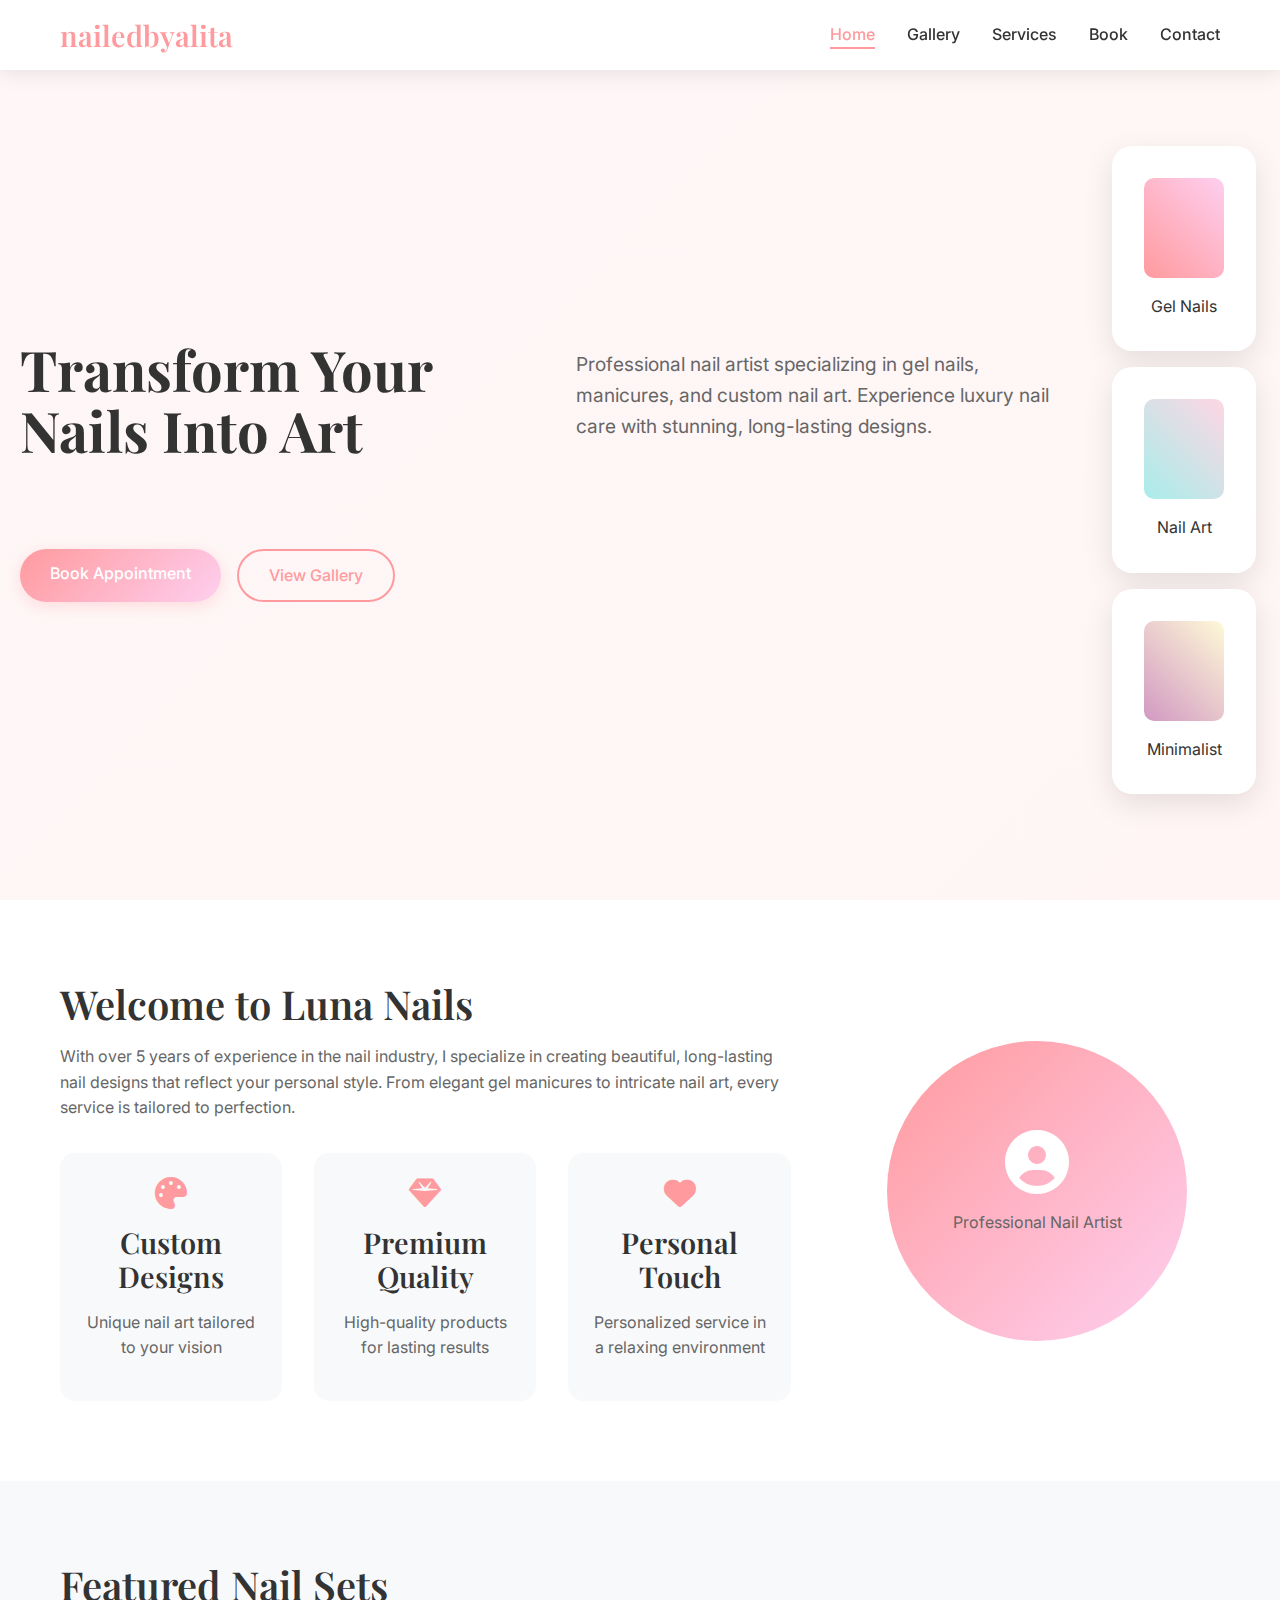
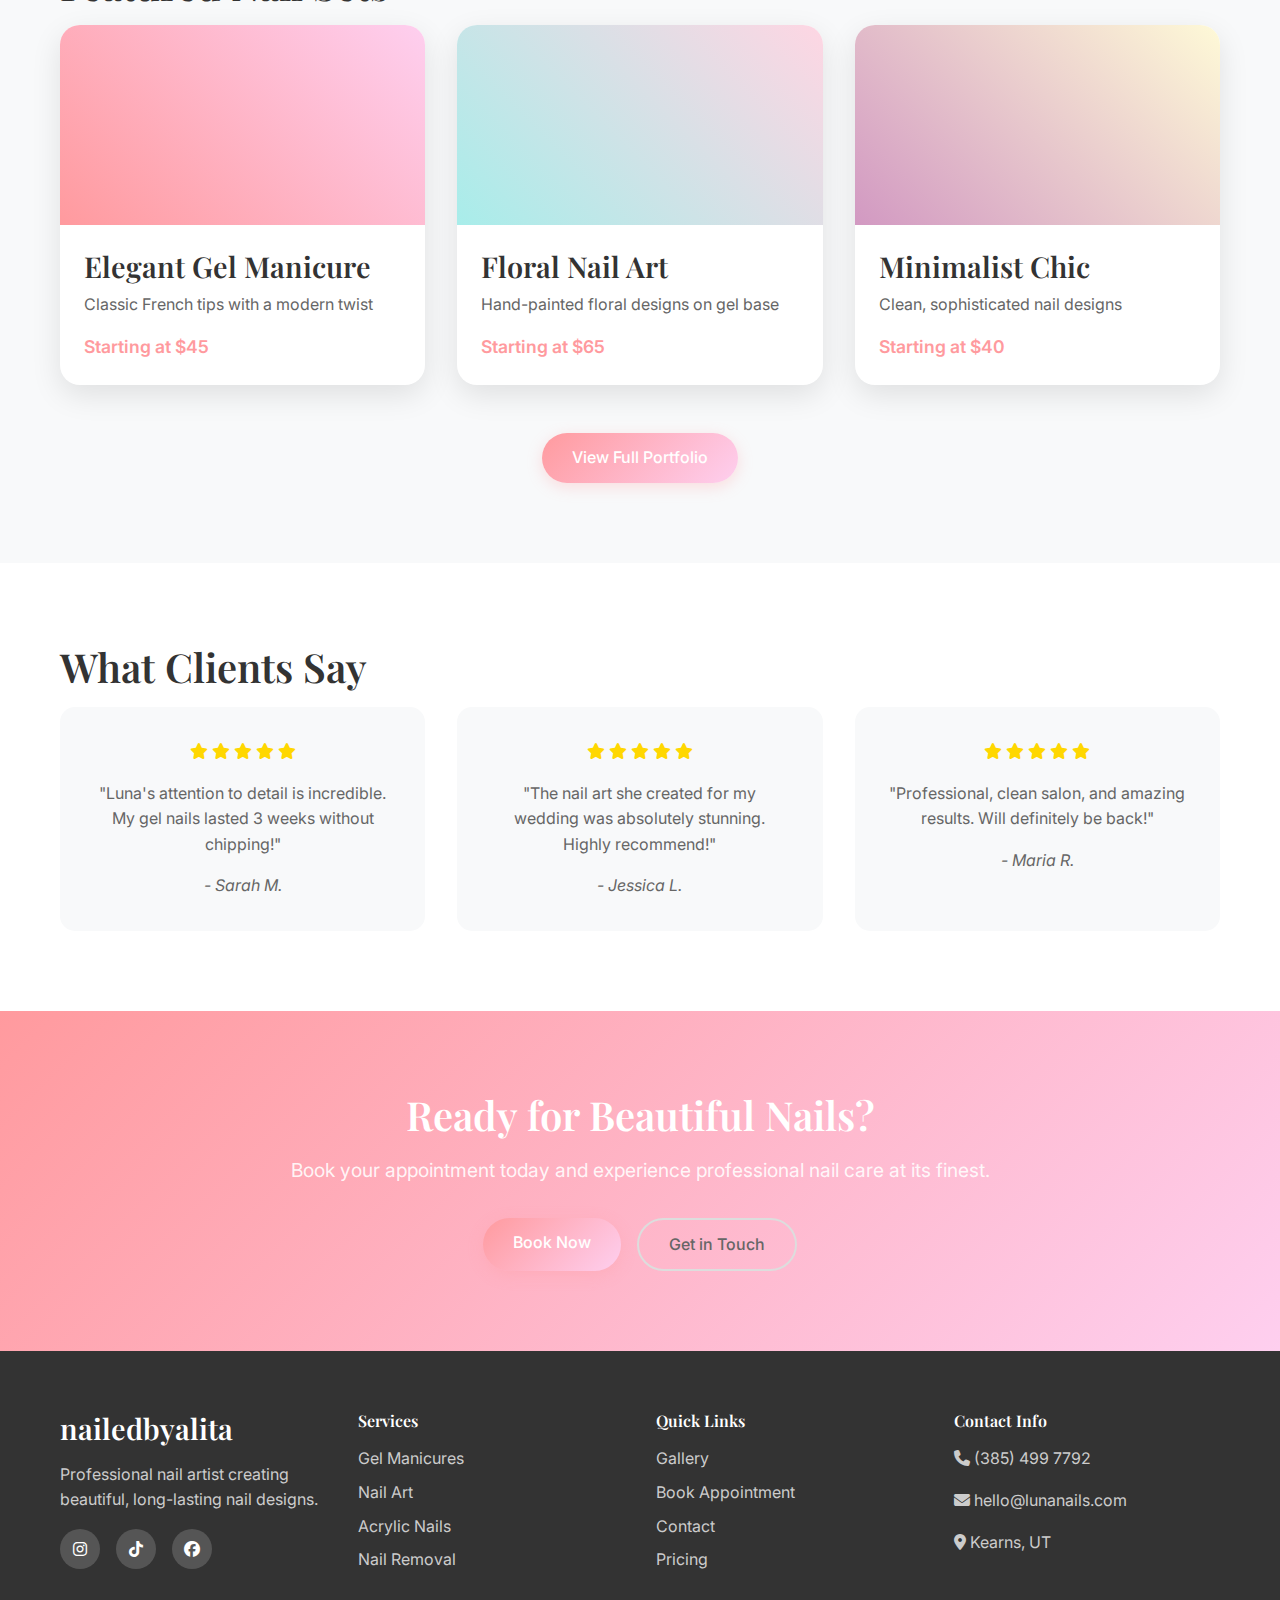
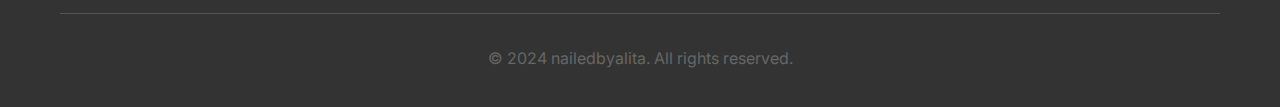
<file: index.html>
<!DOCTYPE html>
<html lang="en">
<head>
    <meta charset="UTF-8">
    <meta name="viewport" content="width=device-width, initial-scale=1.0">
    <title>nailedbyalita - Professional Nail Artist | Gel Nails, Manicures & Nail Art</title>
    <meta name="description" content="Professional nail artist specializing in gel nails, manicures, and custom nail art. Book your appointment today for stunning, long-lasting nail designs.">
    <meta name="keywords" content="nail artist, manicure, gel nails, nail art, professional nails, nail salon, nail design, acrylic nails, nail technician">
    <meta name="author" content="nailedbyalita">
    
    <!-- Open Graph Meta Tags -->
    <meta property="og:title" content="nailedbyalita - Professional Nail Artist">
    <meta property="og:description" content="Professional nail artist specializing in gel nails, manicures, and custom nail art. Book your appointment today!">
    <meta property="og:type" content="website">
    <meta property="og:url" content="https://lunanails.com">
    
    <!-- Favicon -->
    <link rel="icon" type="image/x-icon" href="favicon.ico">
    
    <!-- Google Fonts -->
    <link href="https://fonts.googleapis.com/css2?family=Playfair+Display:wght@300;400;500;600;700&family=Inter:wght@300;400;500;600&display=swap" rel="stylesheet">
    
    <!-- Font Awesome -->
    <link rel="stylesheet" href="https://cdnjs.cloudflare.com/ajax/libs/font-awesome/6.4.0/css/all.min.css">
    
    <!-- Custom CSS -->
    <link rel="stylesheet" href="styles.css">
</head>
<body>
    <!-- Navigation -->
    <nav class="navbar" id="navbar">
        <div class="nav-container">
            <div class="nav-logo">
                <h2>nailedbyalita</h2>
            </div>
            <ul class="nav-menu" id="nav-menu">
                <li class="nav-item">
                    <a href="index.html" class="nav-link active">Home</a>
                </li>
                <li class="nav-item">
                    <a href="gallery.html" class="nav-link">Gallery</a>
                </li>
                <li class="nav-item">
                    <a href="services.html" class="nav-link">Services</a>
                </li>
                <li class="nav-item">
                    <a href="book.html" class="nav-link">Book</a>
                </li>
                <li class="nav-item">
                    <a href="contact.html" class="nav-link">Contact</a>
                </li>
            </ul>
            <div class="hamburger" id="hamburger">
                <span class="bar"></span>
                <span class="bar"></span>
                <span class="bar"></span>
            </div>
        </div>
    </nav>

    <!-- Hero Section -->
    <section class="hero">
        <div class="hero-content">
            <h1 class="hero-title">Transform Your Nails Into Art</h1>
            <p class="hero-subtitle">Professional nail artist specializing in gel nails, manicures, and custom nail art. Experience luxury nail care with stunning, long-lasting designs.</p>
            <div class="hero-buttons">
                <a href="book.html" class="btn btn-primary">Book Appointment</a>
                <a href="gallery.html" class="btn btn-secondary">View Gallery</a>
            </div>
        </div>
        <div class="hero-image">
            <div class="nail-showcase">
                <div class="nail-card">
                    <div class="nail-preview gel-nails"></div>
                    <span>Gel Nails</span>
                </div>
                <div class="nail-card">
                    <div class="nail-preview nail-art"></div>
                    <span>Nail Art</span>
                </div>
                <div class="nail-card">
                    <div class="nail-preview minimalist"></div>
                    <span>Minimalist</span>
                </div>
            </div>
        </div>
    </section>

    <!-- About Section -->
    <section class="about">
        <div class="container">
            <div class="about-content">
                <div class="about-text">
                    <h2>Welcome to Luna Nails</h2>
                    <p>With over 5 years of experience in the nail industry, I specialize in creating beautiful, long-lasting nail designs that reflect your personal style. From elegant gel manicures to intricate nail art, every service is tailored to perfection.</p>
                    <div class="about-features">
                        <div class="feature">
                            <i class="fas fa-palette"></i>
                            <h3>Custom Designs</h3>
                            <p>Unique nail art tailored to your vision</p>
                        </div>
                        <div class="feature">
                            <i class="fas fa-gem"></i>
                            <h3>Premium Quality</h3>
                            <p>High-quality products for lasting results</p>
                        </div>
                        <div class="feature">
                            <i class="fas fa-heart"></i>
                            <h3>Personal Touch</h3>
                            <p>Personalized service in a relaxing environment</p>
                        </div>
                    </div>
                </div>
                <div class="about-image">
                    <div class="image-placeholder">
                        <i class="fas fa-user-circle"></i>
                        <p>Professional Nail Artist</p>
                    </div>
                </div>
            </div>
        </div>
    </section>

    <!-- Featured Work Section -->
    <section class="featured-work">
        <div class="container">
            <h2>Featured Nail Sets</h2>
            <div class="work-grid">
                <div class="work-item">
                    <div class="work-image gel-set"></div>
                    <div class="work-info">
                        <h3>Elegant Gel Manicure</h3>
                        <p>Classic French tips with a modern twist</p>
                        <span class="price">Starting at $45</span>
                    </div>
                </div>
                <div class="work-item">
                    <div class="work-image art-set"></div>
                    <div class="work-info">
                        <h3>Floral Nail Art</h3>
                        <p>Hand-painted floral designs on gel base</p>
                        <span class="price">Starting at $65</span>
                    </div>
                </div>
                <div class="work-item">
                    <div class="work-image minimalist-set"></div>
                    <div class="work-info">
                        <h3>Minimalist Chic</h3>
                        <p>Clean, sophisticated nail designs</p>
                        <span class="price">Starting at $40</span>
                    </div>
                </div>
            </div>
            <div class="cta-section">
                <a href="gallery.html" class="btn btn-primary">View Full Portfolio</a>
            </div>
        </div>
    </section>

    <!-- Testimonials Section -->
    <section class="testimonials">
        <div class="container">
            <h2>What Clients Say</h2>
            <div class="testimonial-grid">
                <div class="testimonial">
                    <div class="stars">
                        <i class="fas fa-star"></i>
                        <i class="fas fa-star"></i>
                        <i class="fas fa-star"></i>
                        <i class="fas fa-star"></i>
                        <i class="fas fa-star"></i>
                    </div>
                    <p>"Luna's attention to detail is incredible. My gel nails lasted 3 weeks without chipping!"</p>
                    <span class="client-name">- Sarah M.</span>
                </div>
                <div class="testimonial">
                    <div class="stars">
                        <i class="fas fa-star"></i>
                        <i class="fas fa-star"></i>
                        <i class="fas fa-star"></i>
                        <i class="fas fa-star"></i>
                        <i class="fas fa-star"></i>
                    </div>
                    <p>"The nail art she created for my wedding was absolutely stunning. Highly recommend!"</p>
                    <span class="client-name">- Jessica L.</span>
                </div>
                <div class="testimonial">
                    <div class="stars">
                        <i class="fas fa-star"></i>
                        <i class="fas fa-star"></i>
                        <i class="fas fa-star"></i>
                        <i class="fas fa-star"></i>
                        <i class="fas fa-star"></i>
                    </div>
                    <p>"Professional, clean salon, and amazing results. Will definitely be back!"</p>
                    <span class="client-name">- Maria R.</span>
                </div>
            </div>
        </div>
    </section>

    <!-- CTA Section -->
    <section class="cta">
        <div class="container">
            <div class="cta-content">
                <h2>Ready for Beautiful Nails?</h2>
                <p>Book your appointment today and experience professional nail care at its finest.</p>
                <div class="cta-buttons">
                    <a href="book.html" class="btn btn-primary">Book Now</a>
                    <a href="contact.html" class="btn btn-outline">Get in Touch</a>
                </div>
            </div>
        </div>
    </section>

    <!-- Footer -->
    <footer class="footer">
        <div class="container">
            <div class="footer-content">
                <div class="footer-section">
                    <h3>nailedbyalita</h3>
                    <p>Professional nail artist creating beautiful, long-lasting nail designs.</p>
                    <div class="social-links">
                        <a href="#" class="social-link"><i class="fab fa-instagram"></i></a>
                        <a href="#" class="social-link"><i class="fab fa-tiktok"></i></a>
                        <a href="#" class="social-link"><i class="fab fa-facebook"></i></a>
                    </div>
                </div>
                <div class="footer-section">
                    <h4>Services</h4>
                    <ul>
                        <li><a href="services.html">Gel Manicures</a></li>
                        <li><a href="services.html">Nail Art</a></li>
                        <li><a href="services.html">Acrylic Nails</a></li>
                        <li><a href="services.html">Nail Removal</a></li>
                    </ul>
                </div>
                <div class="footer-section">
                    <h4>Quick Links</h4>
                    <ul>
                        <li><a href="gallery.html">Gallery</a></li>
                        <li><a href="book.html">Book Appointment</a></li>
                        <li><a href="contact.html">Contact</a></li>
                        <li><a href="services.html">Pricing</a></li>
                    </ul>
                </div>
                <div class="footer-section">
                    <h4>Contact Info</h4>
                    <p><i class="fas fa-phone"></i> (385) 499 7792</p>
                    <p><i class="fas fa-envelope"></i> hello@lunanails.com</p>
                    <p><i class="fas fa-map-marker-alt"></i> Kearns, UT</p>
                </div>
            </div>
            <div class="footer-bottom">
                <p>&copy; 2024 nailedbyalita. All rights reserved.</p>
            </div>
        </div>
    </footer>

    <!-- JavaScript -->
    <script src="script.js"></script>
</body>
</html>
</file>
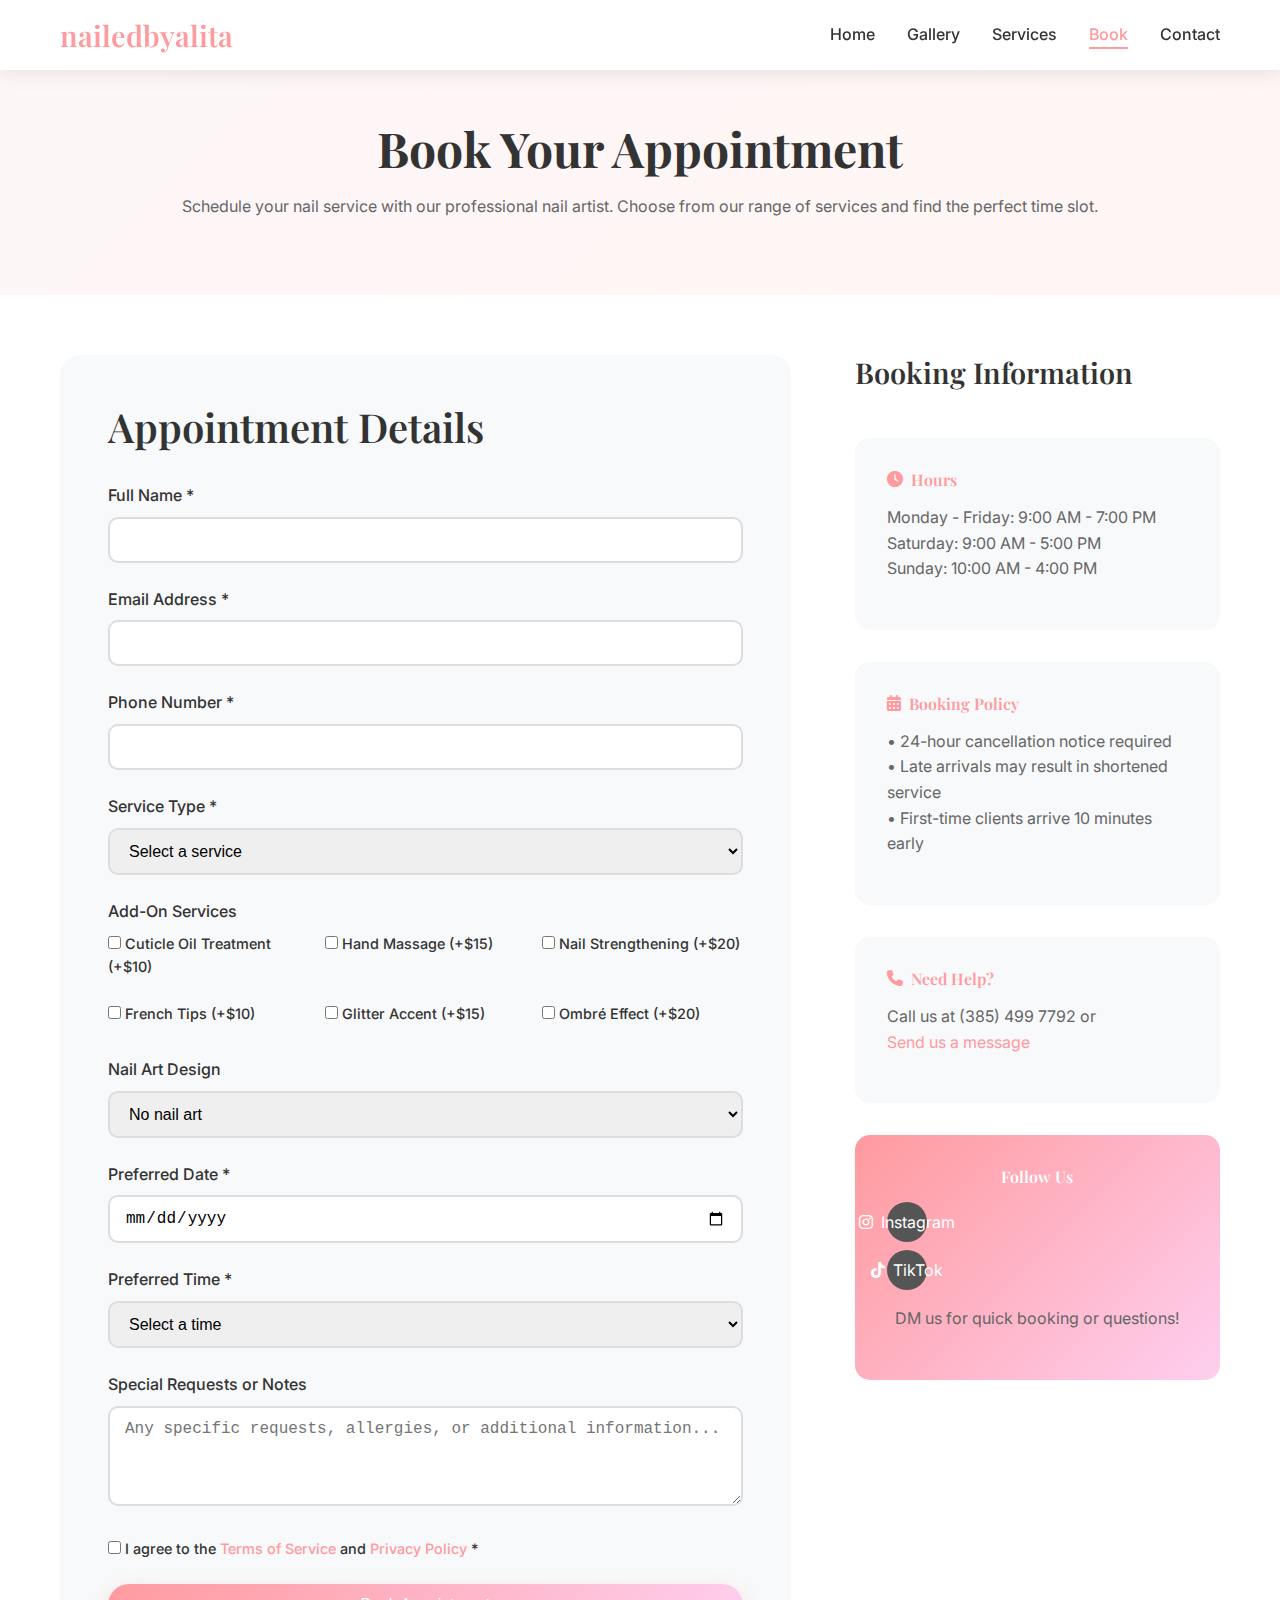
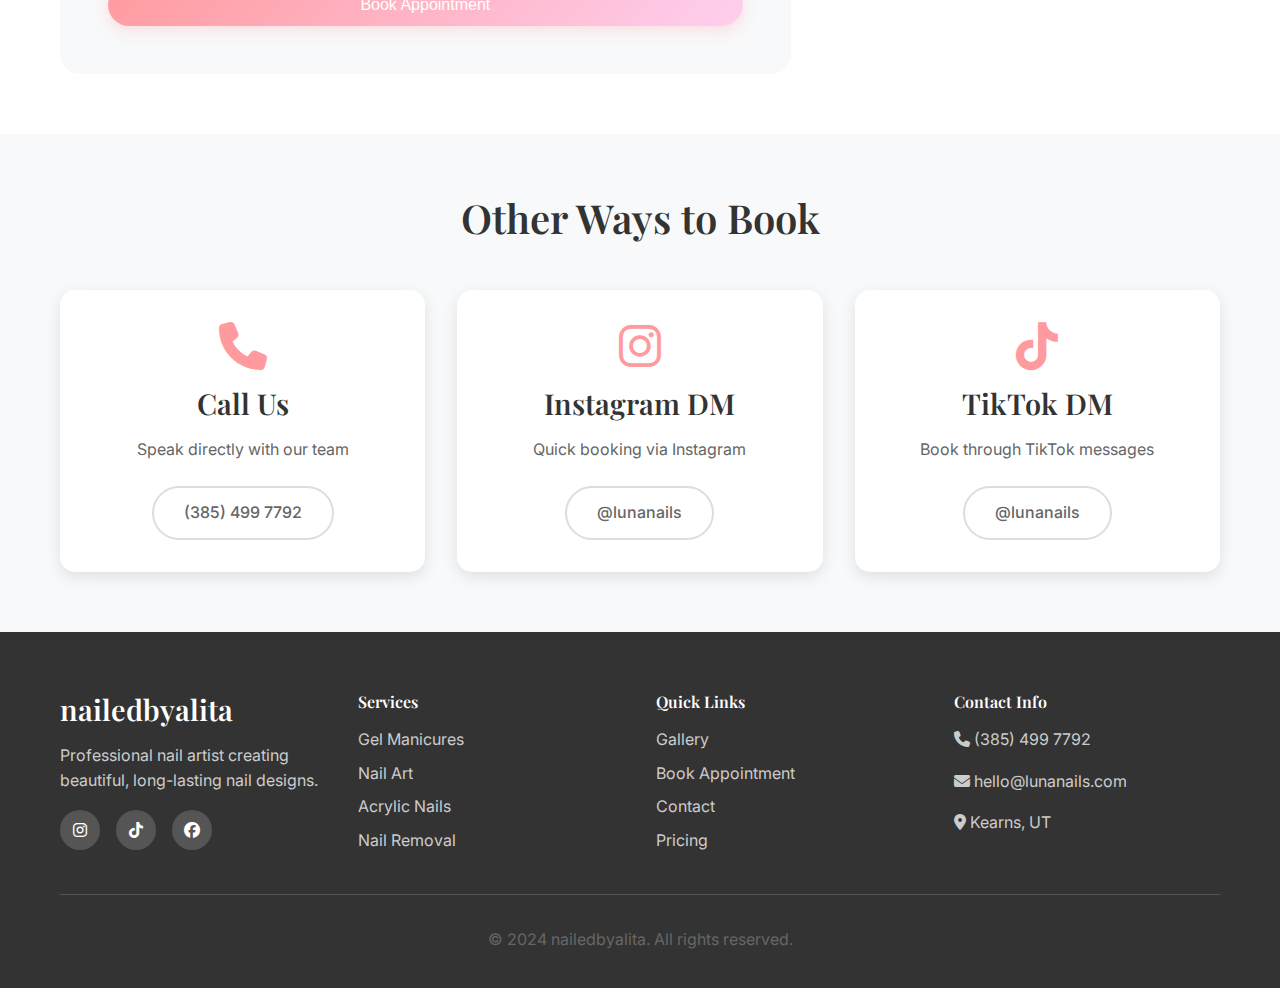
<file: book.html>
<!DOCTYPE html>
<html lang="en">
<head>
    <meta charset="UTF-8">
    <meta name="viewport" content="width=device-width, initial-scale=1.0">
    <title>Book Appointment - nailedbyalita | Professional Nail Artist Booking</title>
    <meta name="description" content="Book your nail appointment with nailedbyalita. Professional nail artist offering gel manicures, nail art, and acrylic services. Easy online booking system.">
    <meta name="keywords" content="book nail appointment, nail artist booking, manicure appointment, gel nails booking, nail salon booking">
    
    <!-- Google Fonts -->
    <link href="https://fonts.googleapis.com/css2?family=Playfair+Display:wght@300;400;500;600;700&family=Inter:wght@300;400;500;600&display=swap" rel="stylesheet">
    
    <!-- Font Awesome -->
    <link rel="stylesheet" href="https://cdnjs.cloudflare.com/ajax/libs/font-awesome/6.4.0/css/all.min.css">
    
    <!-- Custom CSS -->
    <link rel="stylesheet" href="styles.css">
</head>
<body>
    <!-- Navigation -->
    <nav class="navbar" id="navbar">
        <div class="nav-container">
            <div class="nav-logo">
                <h2>nailedbyalita</h2>
            </div>
            <ul class="nav-menu" id="nav-menu">
                <li class="nav-item">
                    <a href="index.html" class="nav-link">Home</a>
                </li>
                <li class="nav-item">
                    <a href="gallery.html" class="nav-link">Gallery</a>
                </li>
                <li class="nav-item">
                    <a href="services.html" class="nav-link">Services</a>
                </li>
                <li class="nav-item">
                    <a href="book.html" class="nav-link active">Book</a>
                </li>
                <li class="nav-item">
                    <a href="contact.html" class="nav-link">Contact</a>
                </li>
            </ul>
            <div class="hamburger" id="hamburger">
                <span class="bar"></span>
                <span class="bar"></span>
                <span class="bar"></span>
            </div>
        </div>
    </nav>

    <!-- Booking Header -->
    <section class="booking-header">
        <div class="container">
            <h1>Book Your Appointment</h1>
            <p>Schedule your nail service with our professional nail artist. Choose from our range of services and find the perfect time slot.</p>
        </div>
    </section>

    <!-- Booking Form -->
    <section class="booking-form-section">
        <div class="container">
            <div class="booking-container">
                <div class="booking-form">
                    <h2>Appointment Details</h2>
                    <form id="bookingForm" class="form">
                        <div class="form-group">
                            <label for="name">Full Name *</label>
                            <input type="text" id="name" name="name" required>
                        </div>
                        
                        <div class="form-group">
                            <label for="email">Email Address *</label>
                            <input type="email" id="email" name="email" required>
                        </div>
                        
                        <div class="form-group">
                            <label for="phone">Phone Number *</label>
                            <input type="tel" id="phone" name="phone" required>
                        </div>
                        
                        <div class="form-group">
                            <label for="service">Service Type *</label>
                            <select id="service" name="service" required>
                                <option value="">Select a service</option>
                                <option value="classic-manicure">Classic Manicure - $25</option>
                                <option value="gel-manicure">Gel Manicure - $45</option>
                                <option value="gel-pedicure">Gel Pedicure - $55</option>
                                <option value="acrylic-full-set">Acrylic Full Set - $65</option>
                                <option value="gel-extensions">Gel Extensions - $75</option>
                                <option value="fill-refill">Fill/Refill - $45</option>
                                <option value="bridal-package">Bridal Package - $120</option>
                                <option value="nail-removal">Nail Removal - $20</option>
                            </select>
                        </div>
                        
                        <div class="form-group">
                            <label for="addons">Add-On Services</label>
                            <div class="checkbox-group">
                                <label class="checkbox-label">
                                    <input type="checkbox" name="addons" value="cuticle-oil">
                                    <span>Cuticle Oil Treatment (+$10)</span>
                                </label>
                                <label class="checkbox-label">
                                    <input type="checkbox" name="addons" value="hand-massage">
                                    <span>Hand Massage (+$15)</span>
                                </label>
                                <label class="checkbox-label">
                                    <input type="checkbox" name="addons" value="nail-strengthening">
                                    <span>Nail Strengthening (+$20)</span>
                                </label>
                                <label class="checkbox-label">
                                    <input type="checkbox" name="addons" value="french-tips">
                                    <span>French Tips (+$10)</span>
                                </label>
                                <label class="checkbox-label">
                                    <input type="checkbox" name="addons" value="glitter-accent">
                                    <span>Glitter Accent (+$15)</span>
                                </label>
                                <label class="checkbox-label">
                                    <input type="checkbox" name="addons" value="ombre-effect">
                                    <span>Ombré Effect (+$20)</span>
                                </label>
                            </div>
                        </div>
                        
                        <div class="form-group">
                            <label for="nail-art">Nail Art Design</label>
                            <select id="nail-art" name="nail-art">
                                <option value="">No nail art</option>
                                <option value="simple">Simple Nail Art (+$15)</option>
                                <option value="complex">Complex Nail Art (+$25)</option>
                                <option value="premium">Premium Nail Art (+$35)</option>
                            </select>
                        </div>
                        
                        <div class="form-group">
                            <label for="date">Preferred Date *</label>
                            <input type="date" id="date" name="date" required>
                        </div>
                        
                        <div class="form-group">
                            <label for="time">Preferred Time *</label>
                            <select id="time" name="time" required>
                                <option value="">Select a time</option>
                                <option value="9:00 AM">9:00 AM</option>
                                <option value="10:00 AM">10:00 AM</option>
                                <option value="11:00 AM">11:00 AM</option>
                                <option value="12:00 PM">12:00 PM</option>
                                <option value="1:00 PM">1:00 PM</option>
                                <option value="2:00 PM">2:00 PM</option>
                                <option value="3:00 PM">3:00 PM</option>
                                <option value="4:00 PM">4:00 PM</option>
                                <option value="5:00 PM">5:00 PM</option>
                                <option value="6:00 PM">6:00 PM</option>
                            </select>
                        </div>
                        
                        <div class="form-group">
                            <label for="notes">Special Requests or Notes</label>
                            <textarea id="notes" name="notes" rows="4" placeholder="Any specific requests, allergies, or additional information..."></textarea>
                        </div>
                        
                        <div class="form-group">
                            <label class="checkbox-label">
                                <input type="checkbox" name="terms" required>
                                <span>I agree to the <a href="#" class="link">Terms of Service</a> and <a href="#" class="link">Privacy Policy</a> *</span>
                            </label>
                        </div>
                        
                        <button type="submit" class="btn btn-primary btn-full">Book Appointment</button>
                    </form>
                </div>
                
                <div class="booking-info">
                    <h3>Booking Information</h3>
                    <div class="info-card">
                        <h4><i class="fas fa-clock"></i> Hours</h4>
                        <p>Monday - Friday: 9:00 AM - 7:00 PM<br>
                        Saturday: 9:00 AM - 5:00 PM<br>
                        Sunday: 10:00 AM - 4:00 PM</p>
                    </div>
                    
                    <div class="info-card">
                        <h4><i class="fas fa-calendar-alt"></i> Booking Policy</h4>
                        <p>• 24-hour cancellation notice required<br>
                        • Late arrivals may result in shortened service<br>
                        • First-time clients arrive 10 minutes early</p>
                    </div>
                    
                    <div class="info-card">
                        <h4><i class="fas fa-phone"></i> Need Help?</h4>
                        <p>Call us at (385) 499 7792 or<br>
                        <a href="contact.html" class="link">Send us a message</a></p>
                    </div>
                    
                    <div class="social-booking">
                        <h4>Follow Us</h4>
                        <div class="social-links">
                            <a href="#" class="social-link"><i class="fab fa-instagram"></i> Instagram</a>
                            <a href="#" class="social-link"><i class="fab fa-tiktok"></i> TikTok</a>
                        </div>
                        <p>DM us for quick booking or questions!</p>
                    </div>
                </div>
            </div>
        </div>
    </section>

    <!-- Alternative Booking Methods -->
    <section class="alternative-booking">
        <div class="container">
            <h2>Other Ways to Book</h2>
            <div class="booking-methods">
                <div class="method-card">
                    <i class="fas fa-phone"></i>
                    <h3>Call Us</h3>
                    <p>Speak directly with our team</p>
                    <a href="tel:3854997792" class="btn btn-outline">(385) 499 7792</a>
                </div>
                <div class="method-card">
                    <i class="fab fa-instagram"></i>
                    <h3>Instagram DM</h3>
                    <p>Quick booking via Instagram</p>
                    <a href="#" class="btn btn-outline">@lunanails</a>
                </div>
                <div class="method-card">
                    <i class="fab fa-tiktok"></i>
                    <h3>TikTok DM</h3>
                    <p>Book through TikTok messages</p>
                    <a href="#" class="btn btn-outline">@lunanails</a>
                </div>
            </div>
        </div>
    </section>

    <!-- Footer -->
    <footer class="footer">
        <div class="container">
            <div class="footer-content">
                <div class="footer-section">
                    <h3>nailedbyalita</h3>
                    <p>Professional nail artist creating beautiful, long-lasting nail designs.</p>
                    <div class="social-links">
                        <a href="#" class="social-link"><i class="fab fa-instagram"></i></a>
                        <a href="#" class="social-link"><i class="fab fa-tiktok"></i></a>
                        <a href="#" class="social-link"><i class="fab fa-facebook"></i></a>
                    </div>
                </div>
                <div class="footer-section">
                    <h4>Services</h4>
                    <ul>
                        <li><a href="services.html">Gel Manicures</a></li>
                        <li><a href="services.html">Nail Art</a></li>
                        <li><a href="services.html">Acrylic Nails</a></li>
                        <li><a href="services.html">Nail Removal</a></li>
                    </ul>
                </div>
                <div class="footer-section">
                    <h4>Quick Links</h4>
                    <ul>
                        <li><a href="gallery.html">Gallery</a></li>
                        <li><a href="book.html">Book Appointment</a></li>
                        <li><a href="contact.html">Contact</a></li>
                        <li><a href="services.html">Pricing</a></li>
                    </ul>
                </div>
                <div class="footer-section">
                    <h4>Contact Info</h4>
                    <p><i class="fas fa-phone"></i> (385) 499 7792</p>
                    <p><i class="fas fa-envelope"></i> hello@lunanails.com</p>
                    <p><i class="fas fa-map-marker-alt"></i> Kearns, UT</p>
                </div>
            </div>
            <div class="footer-bottom">
                <p>&copy; 2024 nailedbyalita. All rights reserved.</p>
            </div>
        </div>
    </footer>

    <!-- JavaScript -->
    <script src="script.js"></script>
</body>
</html>
</file>
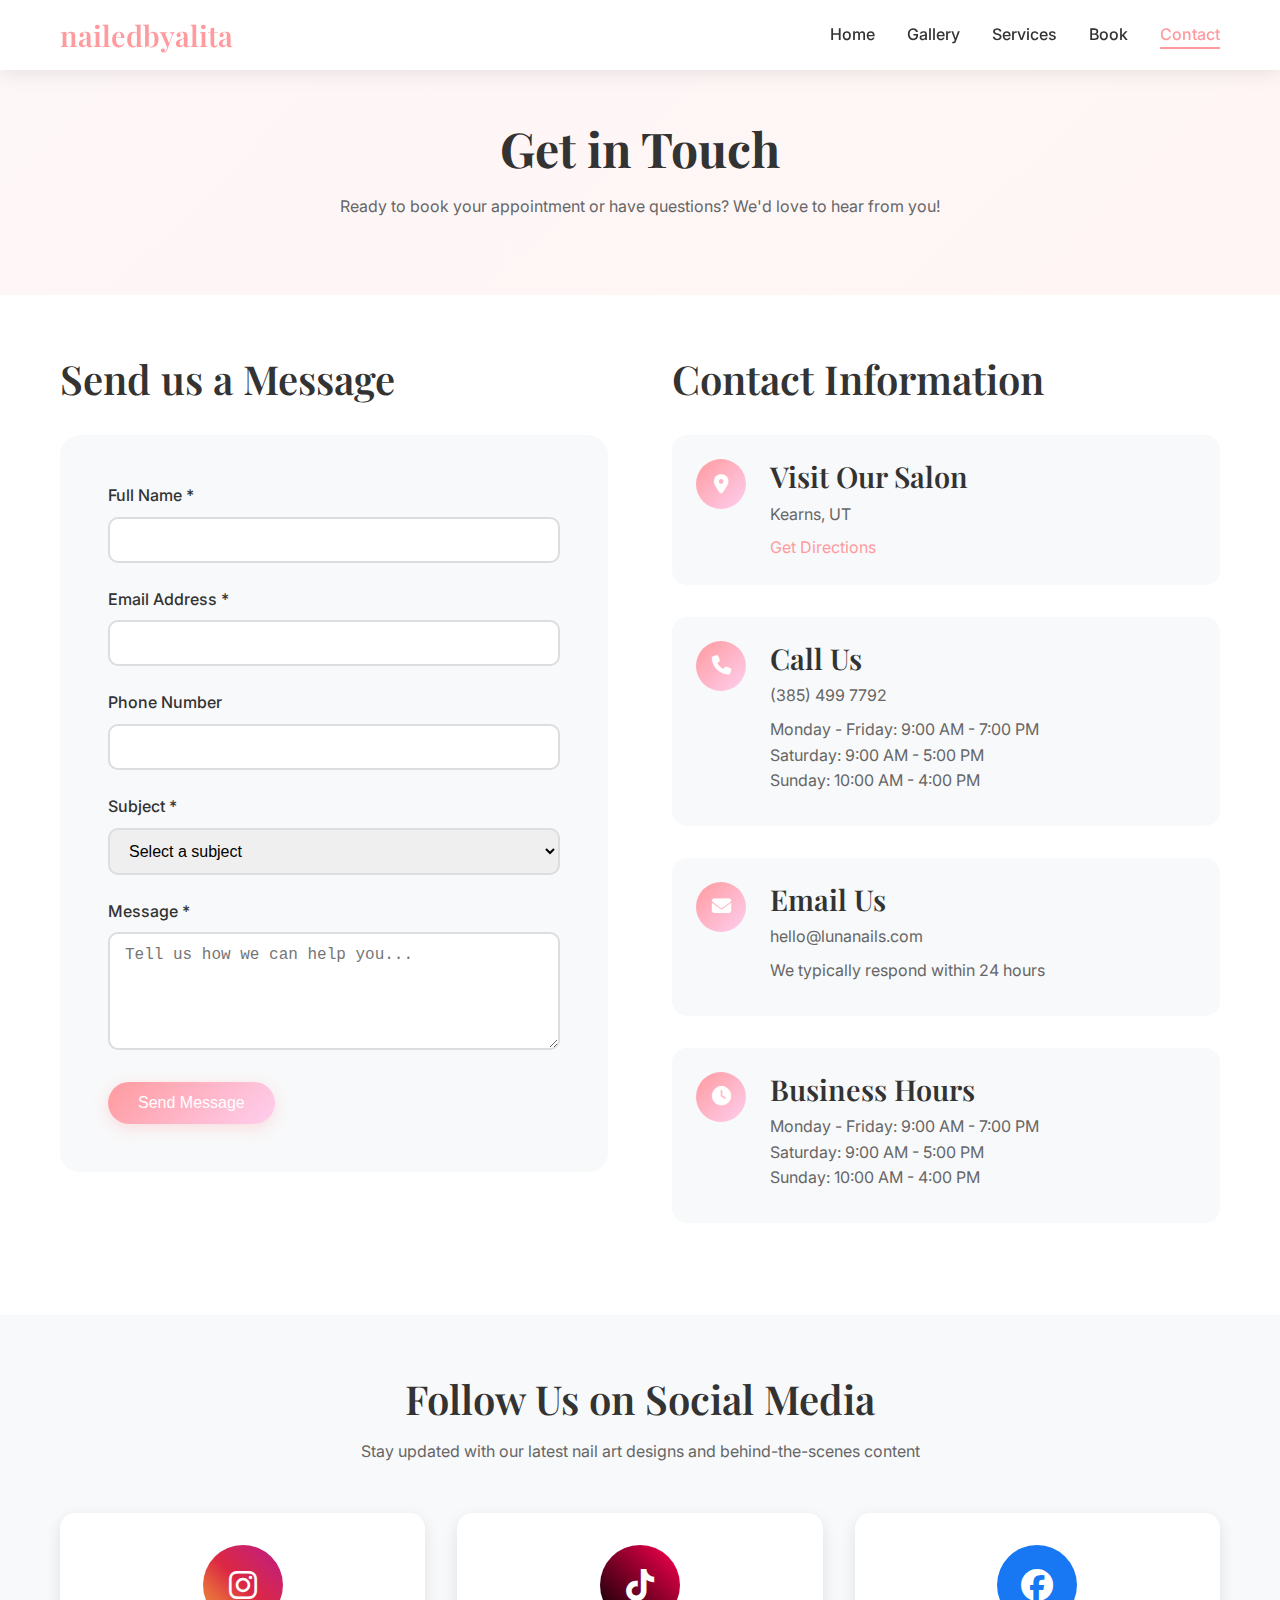
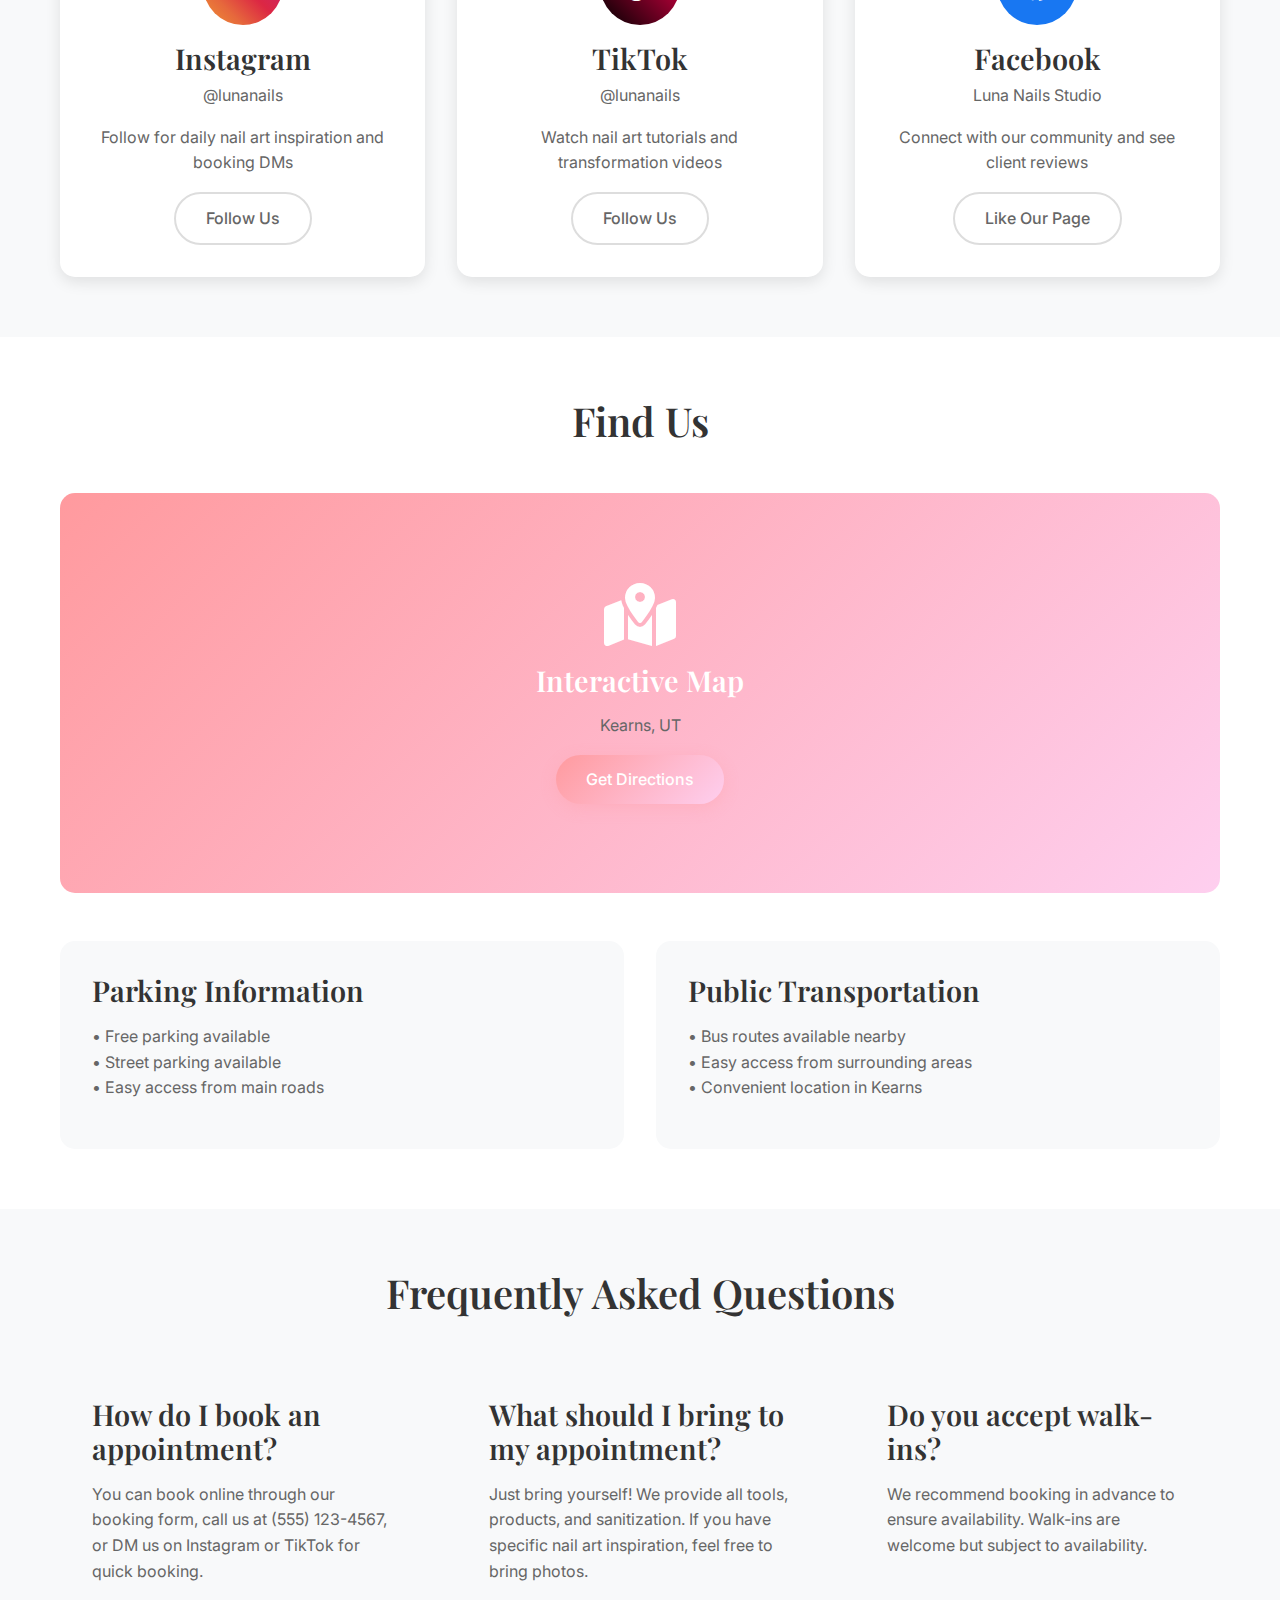
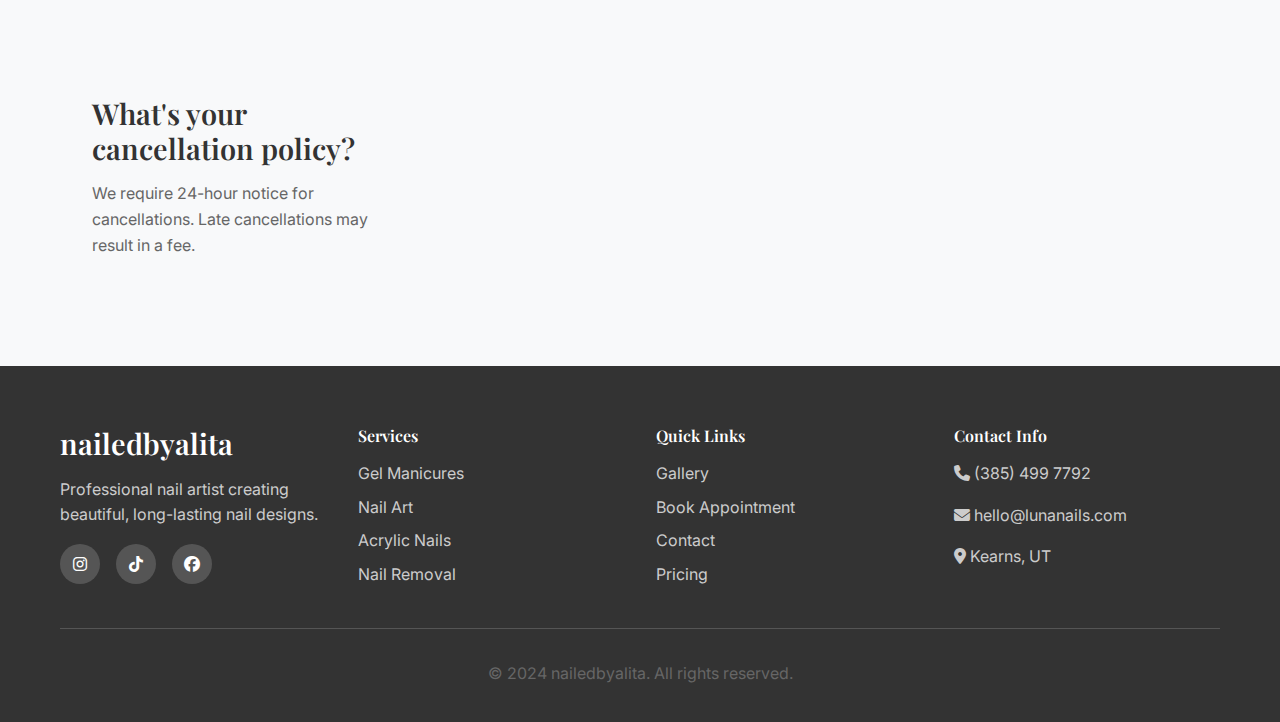
<file: contact.html>
<!DOCTYPE html>
<html lang="en">
<head>
    <meta charset="UTF-8">
    <meta name="viewport" content="width=device-width, initial-scale=1.0">
    <title>Contact - nailedbyalita | Professional Nail Artist Contact Information</title>
    <meta name="description" content="Contact Luna Nails for professional nail services. Find our salon location, phone number, email, and social media links. Book your appointment today.">
    <meta name="keywords" content="contact nail artist, nail salon contact, manicure appointment, nail artist phone, nail salon location">
    
    <!-- Google Fonts -->
    <link href="https://fonts.googleapis.com/css2?family=Playfair+Display:wght@300;400;500;600;700&family=Inter:wght@300;400;500;600&display=swap" rel="stylesheet">
    
    <!-- Font Awesome -->
    <link rel="stylesheet" href="https://cdnjs.cloudflare.com/ajax/libs/font-awesome/6.4.0/css/all.min.css">
    
    <!-- Custom CSS -->
    <link rel="stylesheet" href="styles.css">
</head>
<body>
    <!-- Navigation -->
    <nav class="navbar" id="navbar">
        <div class="nav-container">
            <div class="nav-logo">
                <h2>nailedbyalita</h2>
            </div>
            <ul class="nav-menu" id="nav-menu">
                <li class="nav-item">
                    <a href="index.html" class="nav-link">Home</a>
                </li>
                <li class="nav-item">
                    <a href="gallery.html" class="nav-link">Gallery</a>
                </li>
                <li class="nav-item">
                    <a href="services.html" class="nav-link">Services</a>
                </li>
                <li class="nav-item">
                    <a href="book.html" class="nav-link">Book</a>
                </li>
                <li class="nav-item">
                    <a href="contact.html" class="nav-link active">Contact</a>
                </li>
            </ul>
            <div class="hamburger" id="hamburger">
                <span class="bar"></span>
                <span class="bar"></span>
                <span class="bar"></span>
            </div>
        </div>
    </nav>

    <!-- Contact Header -->
    <section class="contact-header">
        <div class="container">
            <h1>Get in Touch</h1>
            <p>Ready to book your appointment or have questions? We'd love to hear from you!</p>
        </div>
    </section>

    <!-- Contact Content -->
    <section class="contact-content">
        <div class="container">
            <div class="contact-grid">
                <!-- Contact Form -->
                <div class="contact-form-section">
                    <h2>Send us a Message</h2>
                    <form id="contactForm" class="contact-form">
                        <div class="form-group">
                            <label for="name">Full Name *</label>
                            <input type="text" id="name" name="name" required>
                        </div>
                        
                        <div class="form-group">
                            <label for="email">Email Address *</label>
                            <input type="email" id="email" name="email" required>
                        </div>
                        
                        <div class="form-group">
                            <label for="phone">Phone Number</label>
                            <input type="tel" id="phone" name="phone">
                        </div>
                        
                        <div class="form-group">
                            <label for="subject">Subject *</label>
                            <select id="subject" name="subject" required>
                                <option value="">Select a subject</option>
                                <option value="booking">Booking Inquiry</option>
                                <option value="services">Services Question</option>
                                <option value="pricing">Pricing Information</option>
                                <option value="nail-art">Nail Art Consultation</option>
                                <option value="other">Other</option>
                            </select>
                        </div>
                        
                        <div class="form-group">
                            <label for="message">Message *</label>
                            <textarea id="message" name="message" rows="5" required placeholder="Tell us how we can help you..."></textarea>
                        </div>
                        
                        <button type="submit" class="btn btn-primary">Send Message</button>
                    </form>
                </div>
                
                <!-- Contact Information -->
                <div class="contact-info-section">
                    <h2>Contact Information</h2>
                    
                    <div class="contact-item">
                        <div class="contact-icon">
                            <i class="fas fa-map-marker-alt"></i>
                        </div>
                        <div class="contact-details">
                            <h3>Visit Our Salon</h3>
                            <p>Kearns, UT</p>
                            <a href="#" class="link">Get Directions</a>
                        </div>
                    </div>
                    
                    <div class="contact-item">
                        <div class="contact-icon">
                            <i class="fas fa-phone"></i>
                        </div>
                        <div class="contact-details">
                            <h3>Call Us</h3>
                            <p>(385) 499 7792</p>
                            <p>Monday - Friday: 9:00 AM - 7:00 PM<br>
                            Saturday: 9:00 AM - 5:00 PM<br>
                            Sunday: 10:00 AM - 4:00 PM</p>
                        </div>
                    </div>
                    
                    <div class="contact-item">
                        <div class="contact-icon">
                            <i class="fas fa-envelope"></i>
                        </div>
                        <div class="contact-details">
                            <h3>Email Us</h3>
                            <p>hello@lunanails.com</p>
                            <p>We typically respond within 24 hours</p>
                        </div>
                    </div>
                    
                    <div class="contact-item">
                        <div class="contact-icon">
                            <i class="fas fa-clock"></i>
                        </div>
                        <div class="contact-details">
                            <h3>Business Hours</h3>
                            <p>Monday - Friday: 9:00 AM - 7:00 PM<br>
                            Saturday: 9:00 AM - 5:00 PM<br>
                            Sunday: 10:00 AM - 4:00 PM</p>
                        </div>
                    </div>
                </div>
            </div>
        </div>
    </section>

    <!-- Social Media Section -->
    <section class="social-section">
        <div class="container">
            <h2>Follow Us on Social Media</h2>
            <p>Stay updated with our latest nail art designs and behind-the-scenes content</p>
            
            <div class="social-grid">
                <div class="social-card">
                    <div class="social-icon instagram">
                        <i class="fab fa-instagram"></i>
                    </div>
                    <h3>Instagram</h3>
                    <p>@lunanails</p>
                    <p>Follow for daily nail art inspiration and booking DMs</p>
                    <a href="#" class="btn btn-outline">Follow Us</a>
                </div>
                
                <div class="social-card">
                    <div class="social-icon tiktok">
                        <i class="fab fa-tiktok"></i>
                    </div>
                    <h3>TikTok</h3>
                    <p>@lunanails</p>
                    <p>Watch nail art tutorials and transformation videos</p>
                    <a href="#" class="btn btn-outline">Follow Us</a>
                </div>
                
                <div class="social-card">
                    <div class="social-icon facebook">
                        <i class="fab fa-facebook"></i>
                    </div>
                    <h3>Facebook</h3>
                    <p>Luna Nails Studio</p>
                    <p>Connect with our community and see client reviews</p>
                    <a href="#" class="btn btn-outline">Like Our Page</a>
                </div>
            </div>
        </div>
    </section>

    <!-- Map Section -->
    <section class="map-section">
        <div class="container">
            <h2>Find Us</h2>
            <div class="map-container">
                <div class="map-placeholder">
                    <i class="fas fa-map-marked-alt"></i>
                    <h3>Interactive Map</h3>
                    <p>Kearns, UT</p>
                    <a href="#" class="btn btn-primary">Get Directions</a>
                </div>
            </div>
            
            <div class="location-details">
                <div class="location-info">
                    <h3>Parking Information</h3>
                    <p>• Free parking available<br>
                    • Street parking available<br>
                    • Easy access from main roads</p>
                </div>
                
                <div class="location-info">
                    <h3>Public Transportation</h3>
                    <p>• Bus routes available nearby<br>
                    • Easy access from surrounding areas<br>
                    • Convenient location in Kearns</p>
                </div>
            </div>
        </div>
    </section>

    <!-- FAQ Section -->
    <section class="contact-faq">
        <div class="container">
            <h2>Frequently Asked Questions</h2>
            <div class="faq-grid">
                <div class="faq-item">
                    <h3>How do I book an appointment?</h3>
                    <p>You can book online through our booking form, call us at (555) 123-4567, or DM us on Instagram or TikTok for quick booking.</p>
                </div>
                
                <div class="faq-item">
                    <h3>What should I bring to my appointment?</h3>
                    <p>Just bring yourself! We provide all tools, products, and sanitization. If you have specific nail art inspiration, feel free to bring photos.</p>
                </div>
                
                <div class="faq-item">
                    <h3>Do you accept walk-ins?</h3>
                    <p>We recommend booking in advance to ensure availability. Walk-ins are welcome but subject to availability.</p>
                </div>
                
                <div class="faq-item">
                    <h3>What's your cancellation policy?</h3>
                    <p>We require 24-hour notice for cancellations. Late cancellations may result in a fee.</p>
                </div>
            </div>
        </div>
    </section>

    <!-- Footer -->
    <footer class="footer">
        <div class="container">
            <div class="footer-content">
                <div class="footer-section">
                    <h3>nailedbyalita</h3>
                    <p>Professional nail artist creating beautiful, long-lasting nail designs.</p>
                    <div class="social-links">
                        <a href="#" class="social-link"><i class="fab fa-instagram"></i></a>
                        <a href="#" class="social-link"><i class="fab fa-tiktok"></i></a>
                        <a href="#" class="social-link"><i class="fab fa-facebook"></i></a>
                    </div>
                </div>
                <div class="footer-section">
                    <h4>Services</h4>
                    <ul>
                        <li><a href="services.html">Gel Manicures</a></li>
                        <li><a href="services.html">Nail Art</a></li>
                        <li><a href="services.html">Acrylic Nails</a></li>
                        <li><a href="services.html">Nail Removal</a></li>
                    </ul>
                </div>
                <div class="footer-section">
                    <h4>Quick Links</h4>
                    <ul>
                        <li><a href="gallery.html">Gallery</a></li>
                        <li><a href="book.html">Book Appointment</a></li>
                        <li><a href="contact.html">Contact</a></li>
                        <li><a href="services.html">Pricing</a></li>
                    </ul>
                </div>
                <div class="footer-section">
                    <h4>Contact Info</h4>
                    <p><i class="fas fa-phone"></i> (385) 499 7792</p>
                    <p><i class="fas fa-envelope"></i> hello@lunanails.com</p>
                    <p><i class="fas fa-map-marker-alt"></i> Kearns, UT</p>
                </div>
            </div>
            <div class="footer-bottom">
                <p>&copy; 2024 nailedbyalita. All rights reserved.</p>
            </div>
        </div>
    </footer>

    <!-- JavaScript -->
    <script src="script.js"></script>
</body>
</html>
</file>
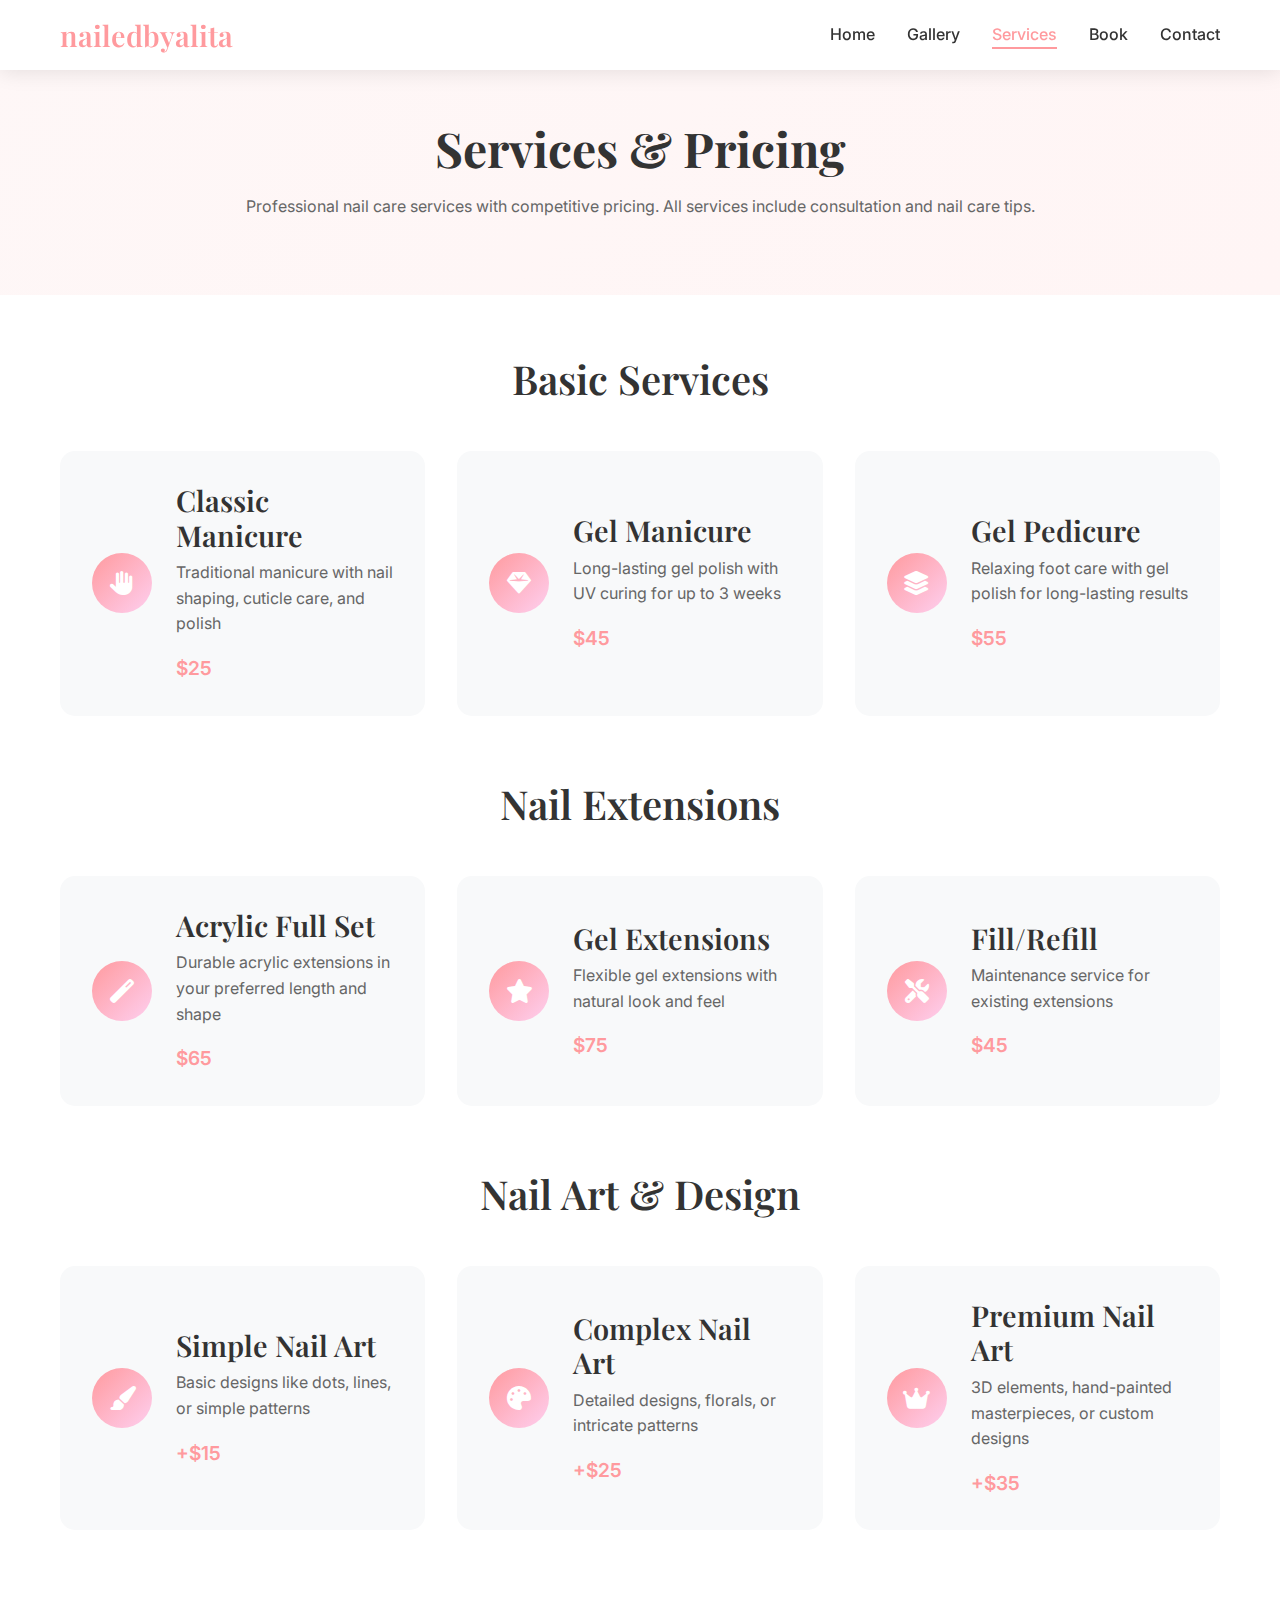
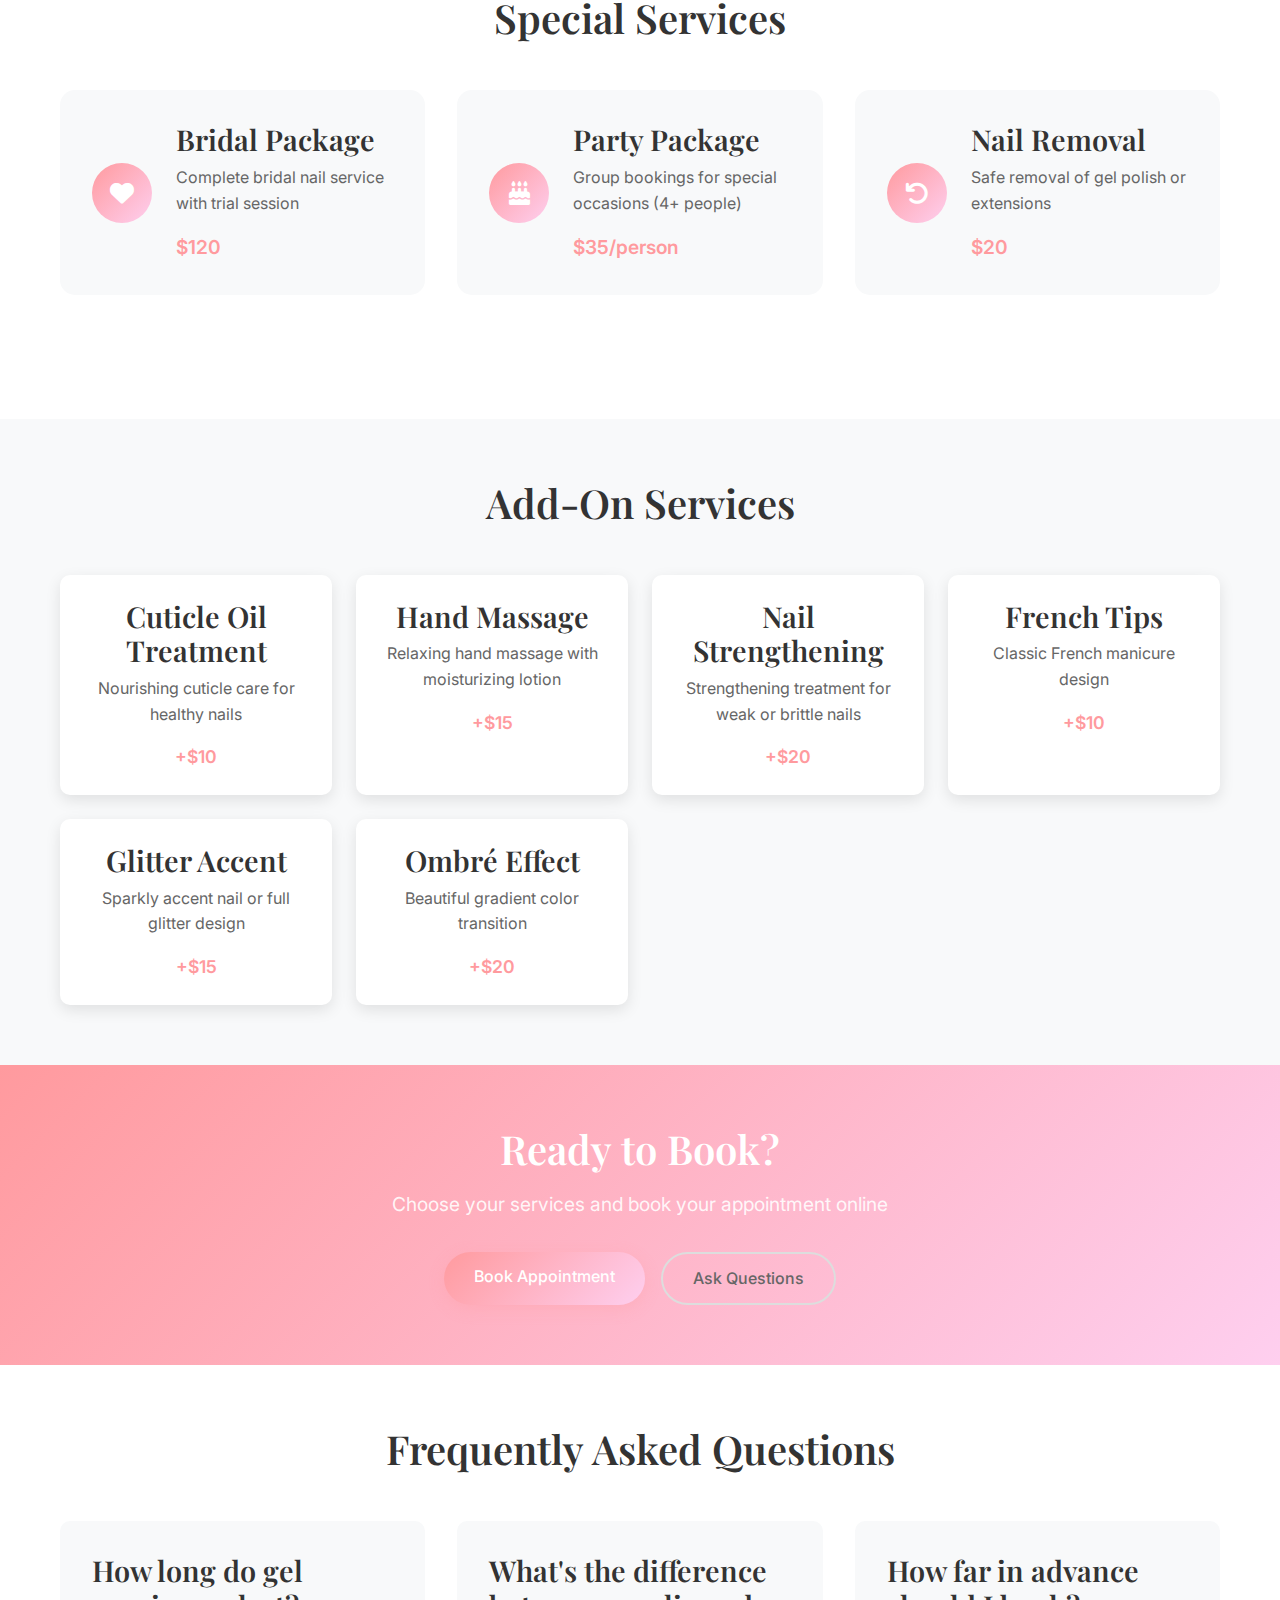
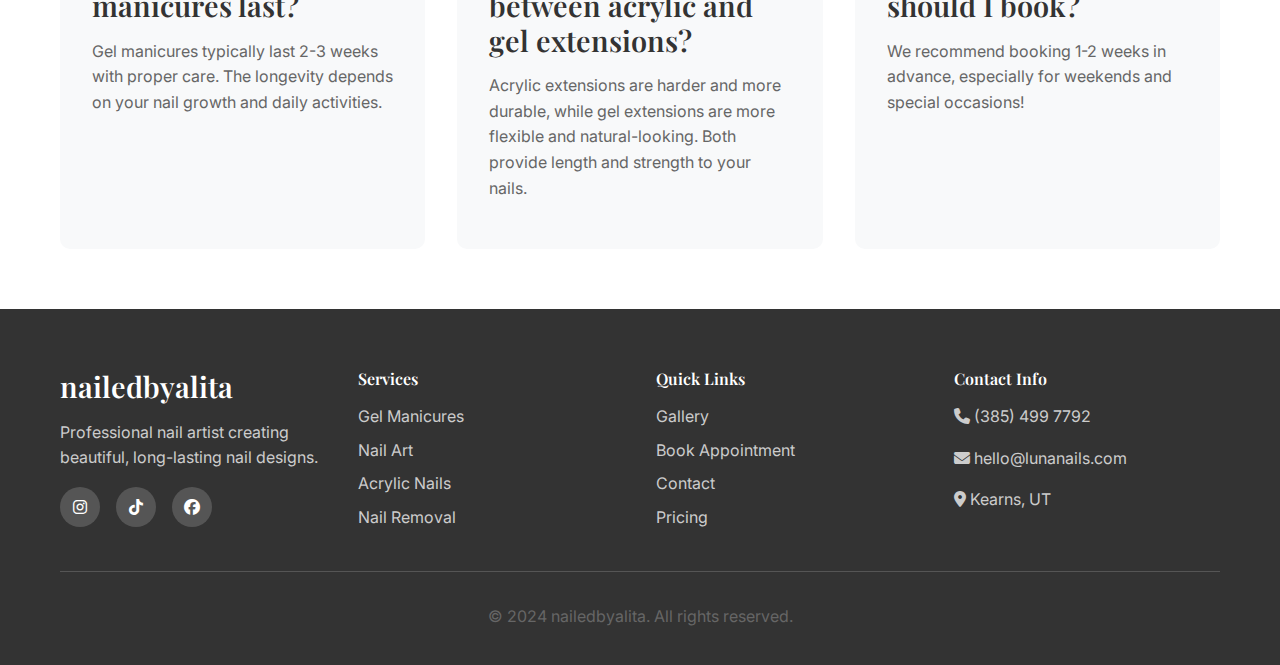
<file: services.html>
<!DOCTYPE html>
<html lang="en">
<head>
    <meta charset="UTF-8">
    <meta name="viewport" content="width=device-width, initial-scale=1.0">
    <title>Services & Pricing - nailedbyalita | Professional Nail Artist Services</title>
    <meta name="description" content="Professional nail services including gel manicures, acrylic nails, nail art, and nail removal. Competitive pricing with premium quality products. Book your appointment today.">
    <meta name="keywords" content="nail services, manicure prices, gel nails cost, acrylic nails price, nail art services, nail removal, professional nail artist pricing">
    
    <!-- Google Fonts -->
    <link href="https://fonts.googleapis.com/css2?family=Playfair+Display:wght@300;400;500;600;700&family=Inter:wght@300;400;500;600&display=swap" rel="stylesheet">
    
    <!-- Font Awesome -->
    <link rel="stylesheet" href="https://cdnjs.cloudflare.com/ajax/libs/font-awesome/6.4.0/css/all.min.css">
    
    <!-- Custom CSS -->
    <link rel="stylesheet" href="styles.css">
</head>
<body>
    <!-- Navigation -->
    <nav class="navbar" id="navbar">
        <div class="nav-container">
            <div class="nav-logo">
                <h2>nailedbyalita</h2>
            </div>
            <ul class="nav-menu" id="nav-menu">
                <li class="nav-item">
                    <a href="index.html" class="nav-link">Home</a>
                </li>
                <li class="nav-item">
                    <a href="gallery.html" class="nav-link">Gallery</a>
                </li>
                <li class="nav-item">
                    <a href="services.html" class="nav-link active">Services</a>
                </li>
                <li class="nav-item">
                    <a href="book.html" class="nav-link">Book</a>
                </li>
                <li class="nav-item">
                    <a href="contact.html" class="nav-link">Contact</a>
                </li>
            </ul>
            <div class="hamburger" id="hamburger">
                <span class="bar"></span>
                <span class="bar"></span>
                <span class="bar"></span>
            </div>
        </div>
    </nav>

    <!-- Services Header -->
    <section class="services-header">
        <div class="container">
            <h1>Services & Pricing</h1>
            <p>Professional nail care services with competitive pricing. All services include consultation and nail care tips.</p>
        </div>
    </section>

    <!-- Services Grid -->
    <section class="services-grid">
        <div class="container">
            <div class="services-categories">
                <!-- Basic Services -->
                <div class="service-category">
                    <h2>Basic Services</h2>
                    <div class="service-items">
                        <div class="service-item">
                            <div class="service-icon">
                                <i class="fas fa-hand-paper"></i>
                            </div>
                            <div class="service-content">
                                <h3>Classic Manicure</h3>
                                <p>Traditional manicure with nail shaping, cuticle care, and polish</p>
                                <div class="service-price">$25</div>
                            </div>
                        </div>
                        <div class="service-item">
                            <div class="service-icon">
                                <i class="fas fa-gem"></i>
                            </div>
                            <div class="service-content">
                                <h3>Gel Manicure</h3>
                                <p>Long-lasting gel polish with UV curing for up to 3 weeks</p>
                                <div class="service-price">$45</div>
                            </div>
                        </div>
                        <div class="service-item">
                            <div class="service-icon">
                                <i class="fas fa-layer-group"></i>
                            </div>
                            <div class="service-content">
                                <h3>Gel Pedicure</h3>
                                <p>Relaxing foot care with gel polish for long-lasting results</p>
                                <div class="service-price">$55</div>
                            </div>
                        </div>
                    </div>
                </div>

                <!-- Nail Extensions -->
                <div class="service-category">
                    <h2>Nail Extensions</h2>
                    <div class="service-items">
                        <div class="service-item">
                            <div class="service-icon">
                                <i class="fas fa-magic"></i>
                            </div>
                            <div class="service-content">
                                <h3>Acrylic Full Set</h3>
                                <p>Durable acrylic extensions in your preferred length and shape</p>
                                <div class="service-price">$65</div>
                            </div>
                        </div>
                        <div class="service-item">
                            <div class="service-icon">
                                <i class="fas fa-star"></i>
                            </div>
                            <div class="service-content">
                                <h3>Gel Extensions</h3>
                                <p>Flexible gel extensions with natural look and feel</p>
                                <div class="service-price">$75</div>
                            </div>
                        </div>
                        <div class="service-item">
                            <div class="service-icon">
                                <i class="fas fa-tools"></i>
                            </div>
                            <div class="service-content">
                                <h3>Fill/Refill</h3>
                                <p>Maintenance service for existing extensions</p>
                                <div class="service-price">$45</div>
                            </div>
                        </div>
                    </div>
                </div>

                <!-- Nail Art Services -->
                <div class="service-category">
                    <h2>Nail Art & Design</h2>
                    <div class="service-items">
                        <div class="service-item">
                            <div class="service-icon">
                                <i class="fas fa-paint-brush"></i>
                            </div>
                            <div class="service-content">
                                <h3>Simple Nail Art</h3>
                                <p>Basic designs like dots, lines, or simple patterns</p>
                                <div class="service-price">+$15</div>
                            </div>
                        </div>
                        <div class="service-item">
                            <div class="service-icon">
                                <i class="fas fa-palette"></i>
                            </div>
                            <div class="service-content">
                                <h3>Complex Nail Art</h3>
                                <p>Detailed designs, florals, or intricate patterns</p>
                                <div class="service-price">+$25</div>
                            </div>
                        </div>
                        <div class="service-item">
                            <div class="service-icon">
                                <i class="fas fa-crown"></i>
                            </div>
                            <div class="service-content">
                                <h3>Premium Nail Art</h3>
                                <p>3D elements, hand-painted masterpieces, or custom designs</p>
                                <div class="service-price">+$35</div>
                            </div>
                        </div>
                    </div>
                </div>

                <!-- Special Services -->
                <div class="service-category">
                    <h2>Special Services</h2>
                    <div class="service-items">
                        <div class="service-item">
                            <div class="service-icon">
                                <i class="fas fa-heart"></i>
                            </div>
                            <div class="service-content">
                                <h3>Bridal Package</h3>
                                <p>Complete bridal nail service with trial session</p>
                                <div class="service-price">$120</div>
                            </div>
                        </div>
                        <div class="service-item">
                            <div class="service-icon">
                                <i class="fas fa-birthday-cake"></i>
                            </div>
                            <div class="service-content">
                                <h3>Party Package</h3>
                                <p>Group bookings for special occasions (4+ people)</p>
                                <div class="service-price">$35/person</div>
                            </div>
                        </div>
                        <div class="service-item">
                            <div class="service-icon">
                                <i class="fas fa-undo"></i>
                            </div>
                            <div class="service-content">
                                <h3>Nail Removal</h3>
                                <p>Safe removal of gel polish or extensions</p>
                                <div class="service-price">$20</div>
                            </div>
                        </div>
                    </div>
                </div>
            </div>
        </div>
    </section>

    <!-- Add-ons Section -->
    <section class="add-ons">
        <div class="container">
            <h2>Add-On Services</h2>
            <div class="add-ons-grid">
                <div class="add-on-item">
                    <h3>Cuticle Oil Treatment</h3>
                    <p>Nourishing cuticle care for healthy nails</p>
                    <span class="price">+$10</span>
                </div>
                <div class="add-on-item">
                    <h3>Hand Massage</h3>
                    <p>Relaxing hand massage with moisturizing lotion</p>
                    <span class="price">+$15</span>
                </div>
                <div class="add-on-item">
                    <h3>Nail Strengthening</h3>
                    <p>Strengthening treatment for weak or brittle nails</p>
                    <span class="price">+$20</span>
                </div>
                <div class="add-on-item">
                    <h3>French Tips</h3>
                    <p>Classic French manicure design</p>
                    <span class="price">+$10</span>
                </div>
                <div class="add-on-item">
                    <h3>Glitter Accent</h3>
                    <p>Sparkly accent nail or full glitter design</p>
                    <span class="price">+$15</span>
                </div>
                <div class="add-on-item">
                    <h3>Ombré Effect</h3>
                    <p>Beautiful gradient color transition</p>
                    <span class="price">+$20</span>
                </div>
            </div>
        </div>
    </section>

    <!-- Booking CTA -->
    <section class="booking-cta">
        <div class="container">
            <div class="cta-content">
                <h2>Ready to Book?</h2>
                <p>Choose your services and book your appointment online</p>
                <div class="cta-buttons">
                    <a href="book.html" class="btn btn-primary">Book Appointment</a>
                    <a href="contact.html" class="btn btn-outline">Ask Questions</a>
                </div>
            </div>
        </div>
    </section>

    <!-- FAQ Section -->
    <section class="faq">
        <div class="container">
            <h2>Frequently Asked Questions</h2>
            <div class="faq-items">
                <div class="faq-item">
                    <h3>How long do gel manicures last?</h3>
                    <p>Gel manicures typically last 2-3 weeks with proper care. The longevity depends on your nail growth and daily activities.</p>
                </div>
                <div class="faq-item">
                    <h3>What's the difference between acrylic and gel extensions?</h3>
                    <p>Acrylic extensions are harder and more durable, while gel extensions are more flexible and natural-looking. Both provide length and strength to your nails.</p>
                </div>
                <div class="faq-item">
                    <h3>How far in advance should I book?</h3>
                    <p>We recommend booking 1-2 weeks in advance, especially for weekends and special occasions!</p>
                </div>
            </div>
        </div>
    </section>

    <!-- Footer -->
    <footer class="footer">
        <div class="container">
            <div class="footer-content">
                <div class="footer-section">
                    <h3>nailedbyalita</h3>
                    <p>Professional nail artist creating beautiful, long-lasting nail designs.</p>
                    <div class="social-links">
                        <a href="#" class="social-link"><i class="fab fa-instagram"></i></a>
                        <a href="#" class="social-link"><i class="fab fa-tiktok"></i></a>
                        <a href="#" class="social-link"><i class="fab fa-facebook"></i></a>
                    </div>
                </div>
                <div class="footer-section">
                    <h4>Services</h4>
                    <ul>
                        <li><a href="services.html">Gel Manicures</a></li>
                        <li><a href="services.html">Nail Art</a></li>
                        <li><a href="services.html">Acrylic Nails</a></li>
                        <li><a href="services.html">Nail Removal</a></li>
                    </ul>
                </div>
                <div class="footer-section">
                    <h4>Quick Links</h4>
                    <ul>
                        <li><a href="gallery.html">Gallery</a></li>
                        <li><a href="book.html">Book Appointment</a></li>
                        <li><a href="contact.html">Contact</a></li>
                        <li><a href="services.html">Pricing</a></li>
                    </ul>
                </div>
                <div class="footer-section">
                    <h4>Contact Info</h4>
                    <p><i class="fas fa-phone"></i> (385) 499 7792</p>
                    <p><i class="fas fa-envelope"></i> hello@lunanails.com</p>
                    <p><i class="fas fa-map-marker-alt"></i> Kearns, UT</p>
                </div>
            </div>
            <div class="footer-bottom">
                <p>&copy; 2024 nailedbyalita. All rights reserved.</p>
            </div>
        </div>
    </footer>

    <!-- JavaScript -->
    <script src="script.js"></script>
</body>
</html>
</file>
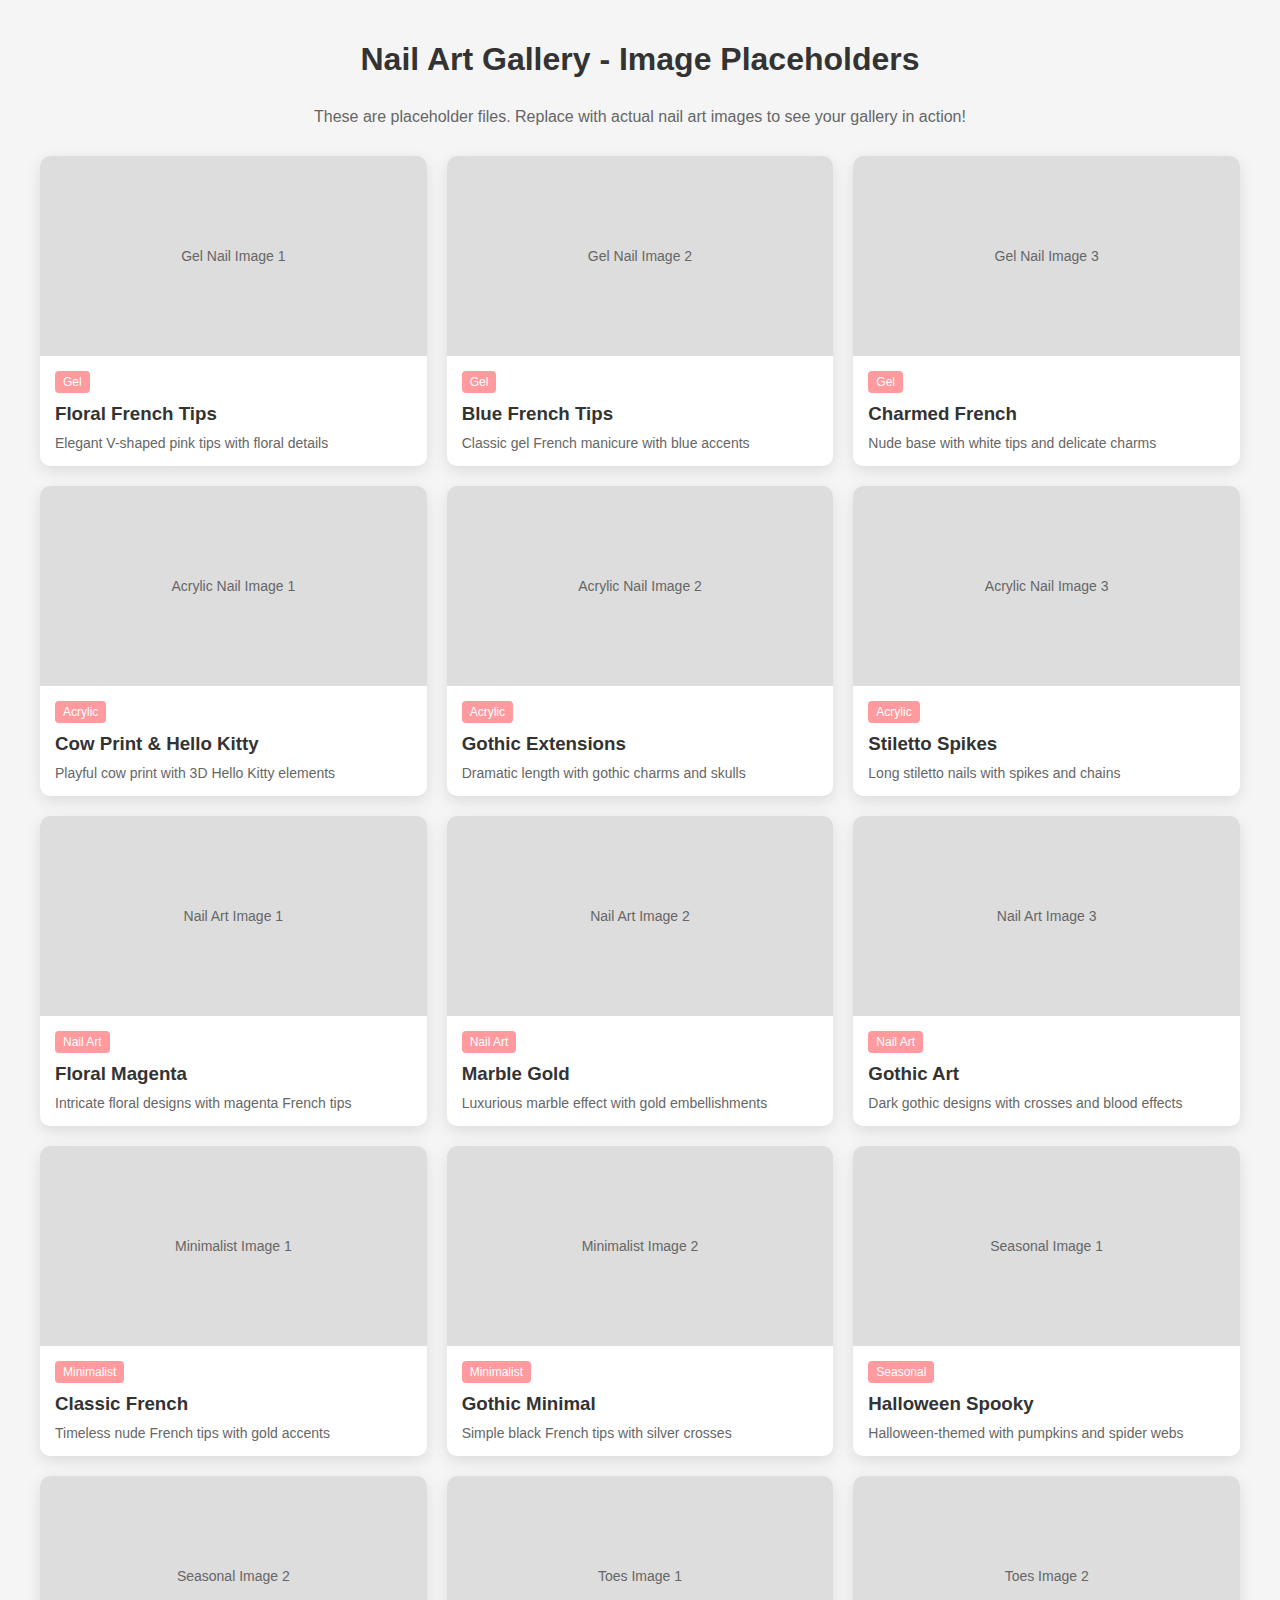
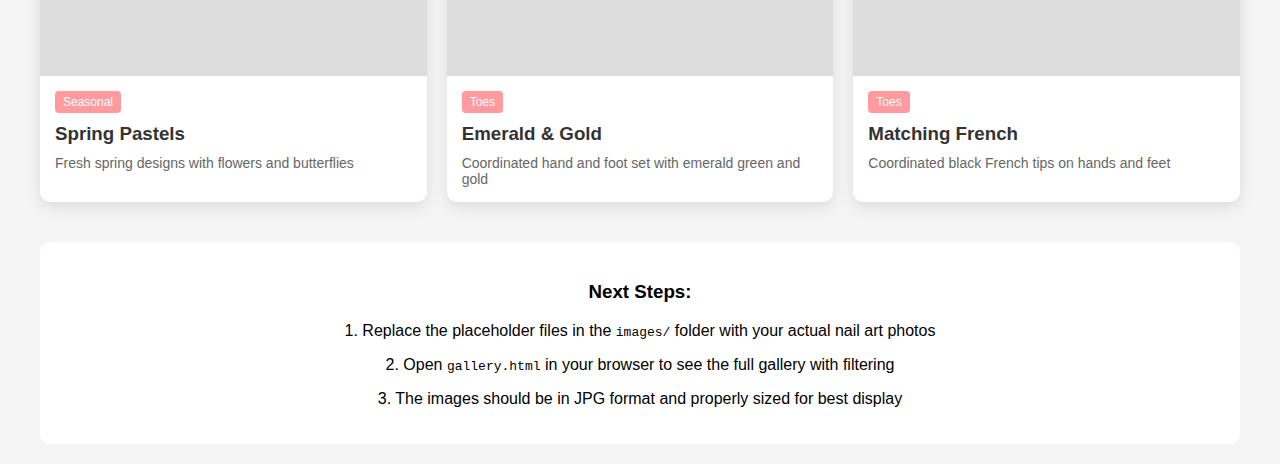
<file: test-gallery.html>
<!DOCTYPE html>
<html lang="en">
<head>
    <meta charset="UTF-8">
    <meta name="viewport" content="width=device-width, initial-scale=1.0">
    <title>Gallery Test - nailedbyalita</title>
    <style>
        body {
            font-family: Arial, sans-serif;
            margin: 0;
            padding: 20px;
            background: #f5f5f5;
        }
        .container {
            max-width: 1200px;
            margin: 0 auto;
        }
        h1 {
            text-align: center;
            color: #333;
            margin-bottom: 30px;
        }
        .gallery-grid {
            display: grid;
            grid-template-columns: repeat(auto-fit, minmax(300px, 1fr));
            gap: 20px;
        }
        .gallery-item {
            background: white;
            border-radius: 10px;
            overflow: hidden;
            box-shadow: 0 5px 15px rgba(0,0,0,0.1);
            transition: transform 0.3s ease;
        }
        .gallery-item:hover {
            transform: translateY(-5px);
        }
        .gallery-image {
            height: 200px;
            background: #ddd;
            display: flex;
            align-items: center;
            justify-content: center;
            color: #666;
            font-size: 14px;
        }
        .gallery-info {
            padding: 15px;
        }
        .gallery-info h3 {
            margin: 0 0 10px 0;
            color: #333;
        }
        .gallery-info p {
            margin: 0;
            color: #666;
            font-size: 14px;
        }
        .category-badge {
            display: inline-block;
            background: #ff9a9e;
            color: white;
            padding: 4px 8px;
            border-radius: 4px;
            font-size: 12px;
            margin-bottom: 10px;
        }
    </style>
</head>
<body>
    <div class="container">
        <h1>Nail Art Gallery - Image Placeholders</h1>
        <p style="text-align: center; color: #666; margin-bottom: 30px;">
            These are placeholder files. Replace with actual nail art images to see your gallery in action!
        </p>
        
        <div class="gallery-grid">
            <!-- Gel Nails -->
            <div class="gallery-item">
                <div class="gallery-image">Gel Nail Image 1</div>
                <div class="gallery-info">
                    <span class="category-badge">Gel</span>
                    <h3>Floral French Tips</h3>
                    <p>Elegant V-shaped pink tips with floral details</p>
                </div>
            </div>
            
            <div class="gallery-item">
                <div class="gallery-image">Gel Nail Image 2</div>
                <div class="gallery-info">
                    <span class="category-badge">Gel</span>
                    <h3>Blue French Tips</h3>
                    <p>Classic gel French manicure with blue accents</p>
                </div>
            </div>
            
            <div class="gallery-item">
                <div class="gallery-image">Gel Nail Image 3</div>
                <div class="gallery-info">
                    <span class="category-badge">Gel</span>
                    <h3>Charmed French</h3>
                    <p>Nude base with white tips and delicate charms</p>
                </div>
            </div>
            
            <!-- Acrylic Nails -->
            <div class="gallery-item">
                <div class="gallery-image">Acrylic Nail Image 1</div>
                <div class="gallery-info">
                    <span class="category-badge">Acrylic</span>
                    <h3>Cow Print & Hello Kitty</h3>
                    <p>Playful cow print with 3D Hello Kitty elements</p>
                </div>
            </div>
            
            <div class="gallery-item">
                <div class="gallery-image">Acrylic Nail Image 2</div>
                <div class="gallery-info">
                    <span class="category-badge">Acrylic</span>
                    <h3>Gothic Extensions</h3>
                    <p>Dramatic length with gothic charms and skulls</p>
                </div>
            </div>
            
            <div class="gallery-item">
                <div class="gallery-image">Acrylic Nail Image 3</div>
                <div class="gallery-info">
                    <span class="category-badge">Acrylic</span>
                    <h3>Stiletto Spikes</h3>
                    <p>Long stiletto nails with spikes and chains</p>
                </div>
            </div>
            
            <!-- Nail Art -->
            <div class="gallery-item">
                <div class="gallery-image">Nail Art Image 1</div>
                <div class="gallery-info">
                    <span class="category-badge">Nail Art</span>
                    <h3>Floral Magenta</h3>
                    <p>Intricate floral designs with magenta French tips</p>
                </div>
            </div>
            
            <div class="gallery-item">
                <div class="gallery-image">Nail Art Image 2</div>
                <div class="gallery-info">
                    <span class="category-badge">Nail Art</span>
                    <h3>Marble Gold</h3>
                    <p>Luxurious marble effect with gold embellishments</p>
                </div>
            </div>
            
            <div class="gallery-item">
                <div class="gallery-image">Nail Art Image 3</div>
                <div class="gallery-info">
                    <span class="category-badge">Nail Art</span>
                    <h3>Gothic Art</h3>
                    <p>Dark gothic designs with crosses and blood effects</p>
                </div>
            </div>
            
            <!-- Minimalist -->
            <div class="gallery-item">
                <div class="gallery-image">Minimalist Image 1</div>
                <div class="gallery-info">
                    <span class="category-badge">Minimalist</span>
                    <h3>Classic French</h3>
                    <p>Timeless nude French tips with gold accents</p>
                </div>
            </div>
            
            <div class="gallery-item">
                <div class="gallery-image">Minimalist Image 2</div>
                <div class="gallery-info">
                    <span class="category-badge">Minimalist</span>
                    <h3>Gothic Minimal</h3>
                    <p>Simple black French tips with silver crosses</p>
                </div>
            </div>
            
            <!-- Seasonal -->
            <div class="gallery-item">
                <div class="gallery-image">Seasonal Image 1</div>
                <div class="gallery-info">
                    <span class="category-badge">Seasonal</span>
                    <h3>Halloween Spooky</h3>
                    <p>Halloween-themed with pumpkins and spider webs</p>
                </div>
            </div>
            
            <div class="gallery-item">
                <div class="gallery-image">Seasonal Image 2</div>
                <div class="gallery-info">
                    <span class="category-badge">Seasonal</span>
                    <h3>Spring Pastels</h3>
                    <p>Fresh spring designs with flowers and butterflies</p>
                </div>
            </div>
            
            <!-- Toes -->
            <div class="gallery-item">
                <div class="gallery-image">Toes Image 1</div>
                <div class="gallery-info">
                    <span class="category-badge">Toes</span>
                    <h3>Emerald & Gold</h3>
                    <p>Coordinated hand and foot set with emerald green and gold</p>
                </div>
            </div>
            
            <div class="gallery-item">
                <div class="gallery-image">Toes Image 2</div>
                <div class="gallery-info">
                    <span class="category-badge">Toes</span>
                    <h3>Matching French</h3>
                    <p>Coordinated black French tips on hands and feet</p>
                </div>
            </div>
        </div>
        
        <div style="text-align: center; margin-top: 40px; padding: 20px; background: white; border-radius: 10px;">
            <h3>Next Steps:</h3>
            <p>1. Replace the placeholder files in the <code>images/</code> folder with your actual nail art photos</p>
            <p>2. Open <code>gallery.html</code> in your browser to see the full gallery with filtering</p>
            <p>3. The images should be in JPG format and properly sized for best display</p>
        </div>
    </div>
</body>
</html>
</file>
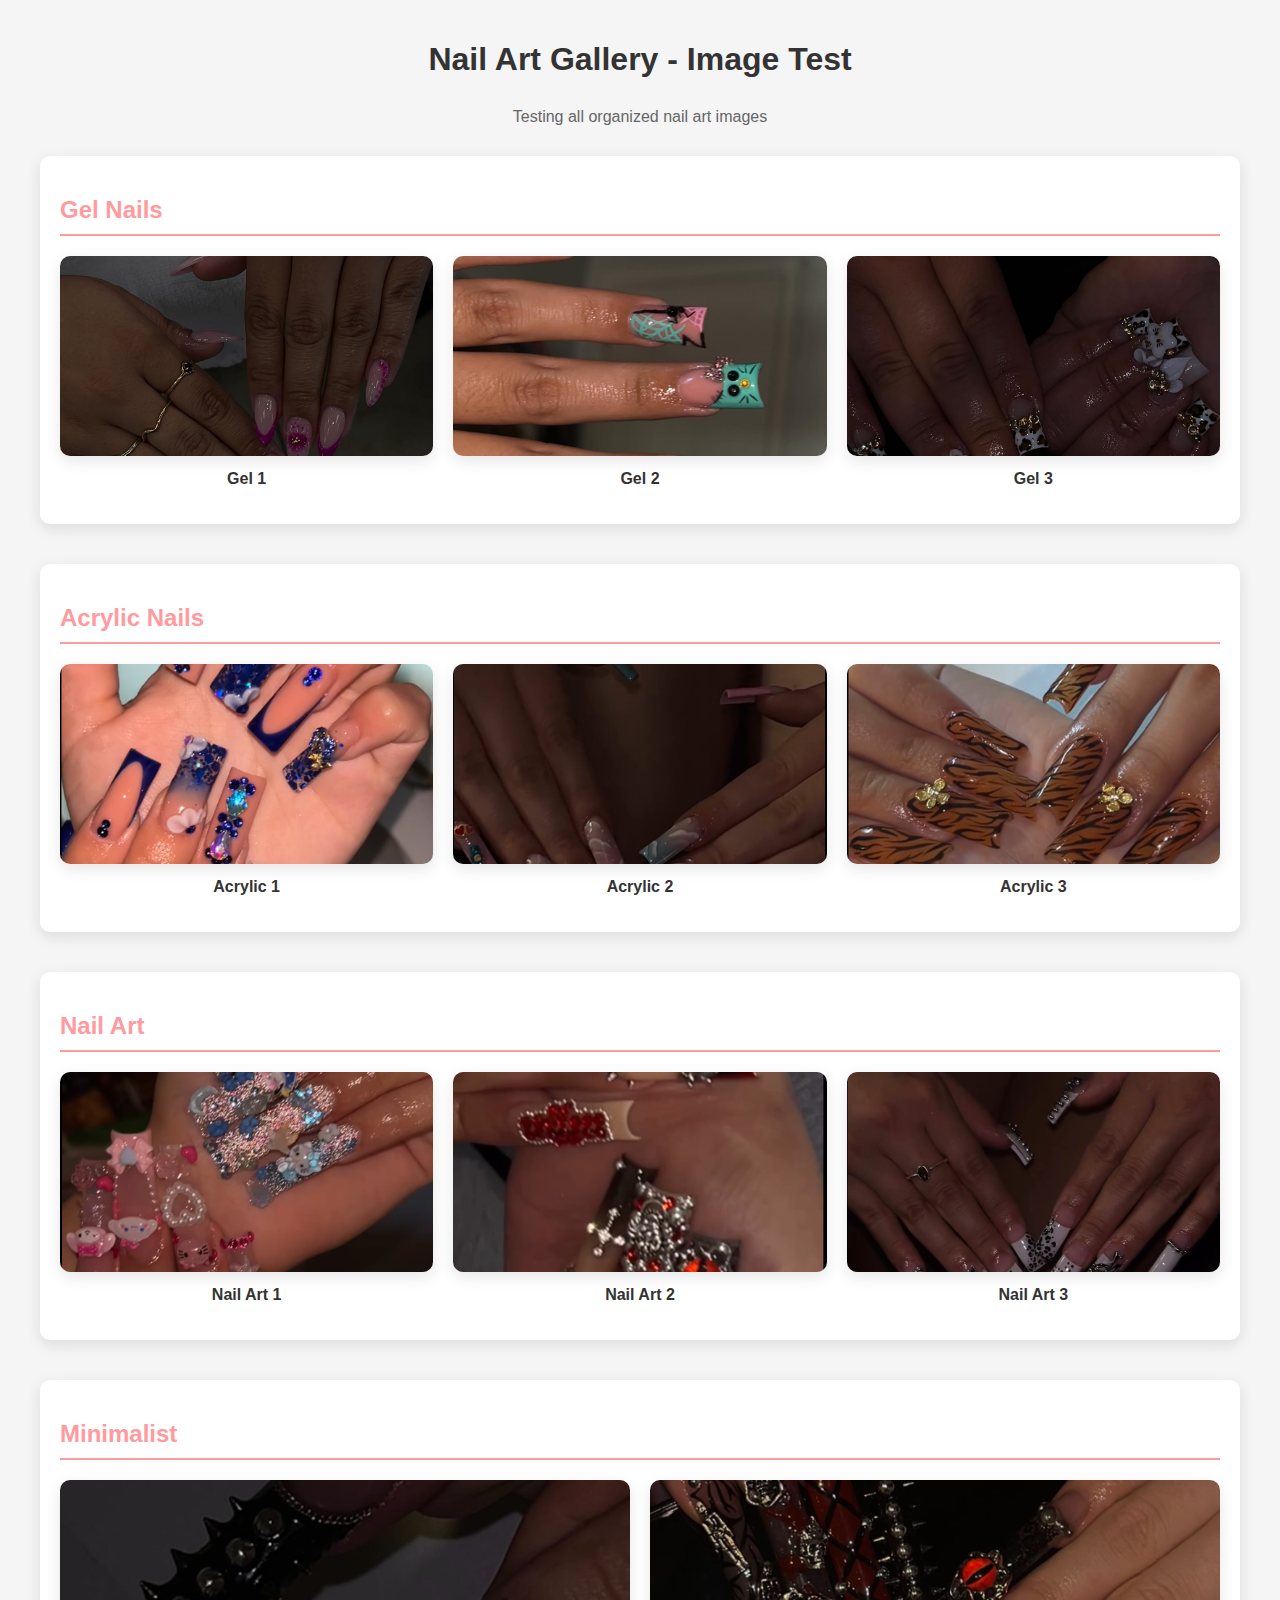
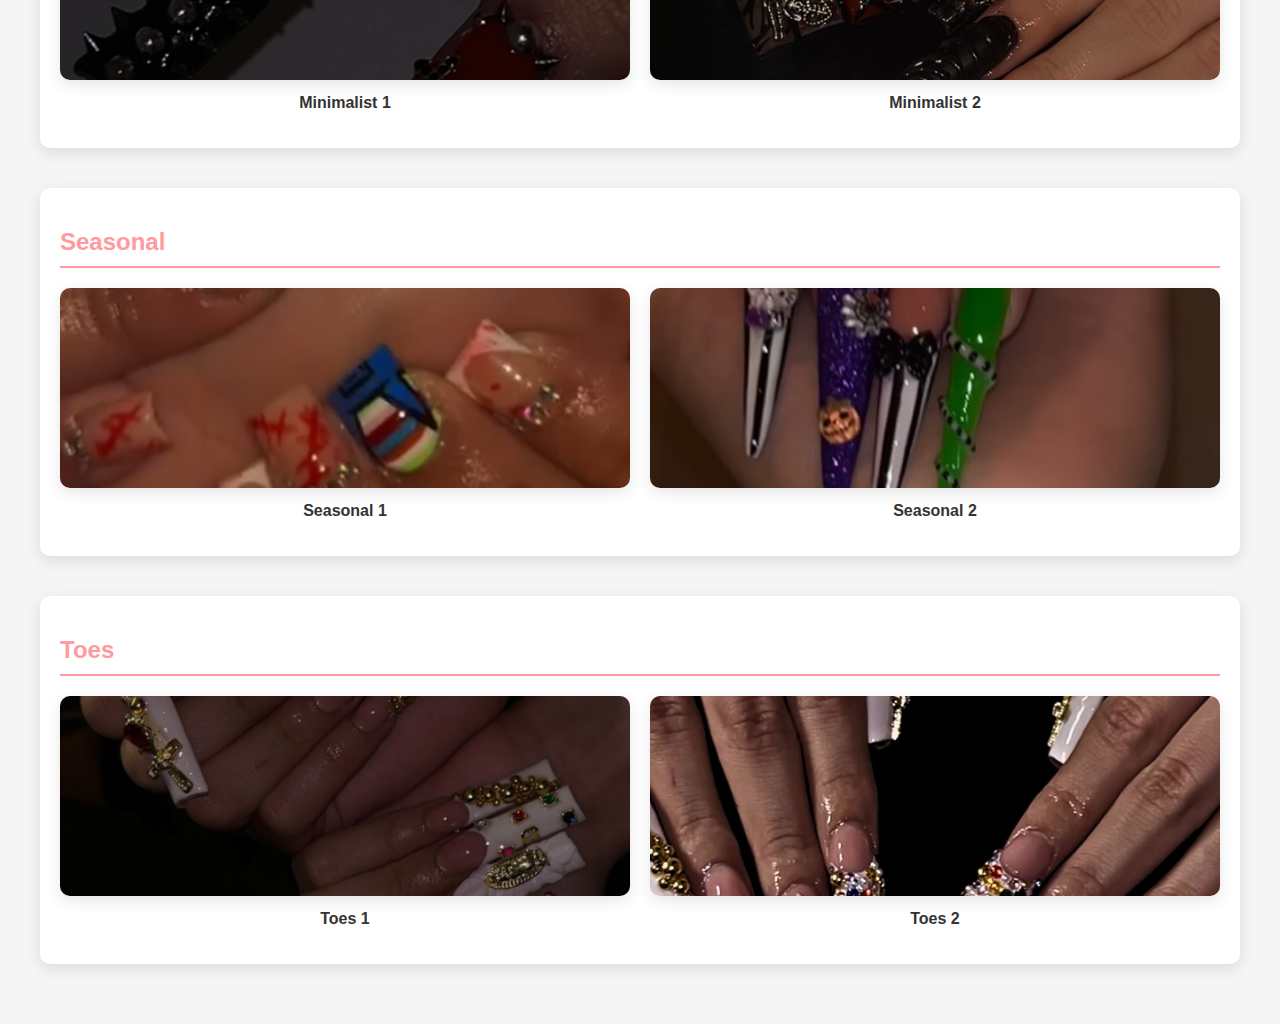
<file: test-images.html>
<!DOCTYPE html>
<html lang="en">
<head>
    <meta charset="UTF-8">
    <meta name="viewport" content="width=device-width, initial-scale=1.0">
    <title>Image Test - nailedbyalita</title>
    <style>
        body {
            font-family: Arial, sans-serif;
            margin: 0;
            padding: 20px;
            background: #f5f5f5;
        }
        .container {
            max-width: 1200px;
            margin: 0 auto;
        }
        h1 {
            text-align: center;
            color: #333;
            margin-bottom: 30px;
        }
        .category {
            margin-bottom: 40px;
            background: white;
            padding: 20px;
            border-radius: 10px;
            box-shadow: 0 5px 15px rgba(0,0,0,0.1);
        }
        .category h2 {
            color: #ff9a9e;
            margin-bottom: 20px;
            border-bottom: 2px solid #ff9a9e;
            padding-bottom: 10px;
        }
        .image-grid {
            display: grid;
            grid-template-columns: repeat(auto-fit, minmax(200px, 1fr));
            gap: 20px;
        }
        .image-item {
            text-align: center;
        }
        .image-item img {
            width: 100%;
            height: 200px;
            object-fit: cover;
            border-radius: 10px;
            box-shadow: 0 5px 15px rgba(0,0,0,0.1);
            transition: transform 0.3s ease;
        }
        .image-item img:hover {
            transform: scale(1.05);
        }
        .image-item p {
            margin-top: 10px;
            font-weight: bold;
            color: #333;
        }
    </style>
</head>
<body>
    <div class="container">
        <h1>Nail Art Gallery - Image Test</h1>
        <p style="text-align: center; color: #666; margin-bottom: 30px;">
            Testing all organized nail art images
        </p>
        
        <!-- Gel Nails -->
        <div class="category">
            <h2>Gel Nails</h2>
            <div class="image-grid">
                <div class="image-item">
                    <img src="images/gel/gel-1.jpg" alt="Gel Nail 1" onerror="this.style.display='none'">
                    <p>Gel 1</p>
                </div>
                <div class="image-item">
                    <img src="images/gel/gel-2.jpg" alt="Gel Nail 2" onerror="this.style.display='none'">
                    <p>Gel 2</p>
                </div>
                <div class="image-item">
                    <img src="images/gel/gel-3.jpg" alt="Gel Nail 3" onerror="this.style.display='none'">
                    <p>Gel 3</p>
                </div>
            </div>
        </div>

        <!-- Acrylic Nails -->
        <div class="category">
            <h2>Acrylic Nails</h2>
            <div class="image-grid">
                <div class="image-item">
                    <img src="images/acrylic/acrylic-1.jpg" alt="Acrylic Nail 1" onerror="this.style.display='none'">
                    <p>Acrylic 1</p>
                </div>
                <div class="image-item">
                    <img src="images/acrylic/acrylic-2.jpg" alt="Acrylic Nail 2" onerror="this.style.display='none'">
                    <p>Acrylic 2</p>
                </div>
                <div class="image-item">
                    <img src="images/acrylic/acrylic-3.jpg" alt="Acrylic Nail 3" onerror="this.style.display='none'">
                    <p>Acrylic 3</p>
                </div>
            </div>
        </div>

        <!-- Nail Art -->
        <div class="category">
            <h2>Nail Art</h2>
            <div class="image-grid">
                <div class="image-item">
                    <img src="images/nail-art/nail-art-1.jpg" alt="Nail Art 1" onerror="this.style.display='none'">
                    <p>Nail Art 1</p>
                </div>
                <div class="image-item">
                    <img src="images/nail-art/nail-art-2.jpg" alt="Nail Art 2" onerror="this.style.display='none'">
                    <p>Nail Art 2</p>
                </div>
                <div class="image-item">
                    <img src="images/nail-art/nail-art-3.jpg" alt="Nail Art 3" onerror="this.style.display='none'">
                    <p>Nail Art 3</p>
                </div>
            </div>
        </div>

        <!-- Minimalist -->
        <div class="category">
            <h2>Minimalist</h2>
            <div class="image-grid">
                <div class="image-item">
                    <img src="images/minimalist/minimalist-1.jpg" alt="Minimalist 1" onerror="this.style.display='none'">
                    <p>Minimalist 1</p>
                </div>
                <div class="image-item">
                    <img src="images/minimalist/minimalist-2.jpg" alt="Minimalist 2" onerror="this.style.display='none'">
                    <p>Minimalist 2</p>
                </div>
            </div>
        </div>

        <!-- Seasonal -->
        <div class="category">
            <h2>Seasonal</h2>
            <div class="image-grid">
                <div class="image-item">
                    <img src="images/seasonal/seasonal-1.jpg" alt="Seasonal 1" onerror="this.style.display='none'">
                    <p>Seasonal 1</p>
                </div>
                <div class="image-item">
                    <img src="images/seasonal/seasonal-2.jpg" alt="Seasonal 2" onerror="this.style.display='none'">
                    <p>Seasonal 2</p>
                </div>
            </div>
        </div>

        <!-- Toes -->
        <div class="category">
            <h2>Toes</h2>
            <div class="image-grid">
                <div class="image-item">
                    <img src="images/toes/toes-1.jpg" alt="Toes 1" onerror="this.style.display='none'">
                    <p>Toes 1</p>
                </div>
                <div class="image-item">
                    <img src="images/toes/toes-2.jpg" alt="Toes 2" onerror="this.style.display='none'">
                    <p>Toes 2</p>
                </div>
            </div>
        </div>
    </div>
</body>
</html>
</file>
<file: styles.css>
/* Reset and Base Styles */
* {
    margin: 0;
    padding: 0;
    box-sizing: border-box;
}

html {
    scroll-behavior: smooth;
}

body {
    font-family: 'Inter', sans-serif;
    line-height: 1.6;
    color: #333;
    background-color: #fefefe;
}

.container {
    max-width: 1200px;
    margin: 0 auto;
    padding: 0 20px;
}

/* Typography */
h1, h2, h3, h4, h5, h6 {
    font-family: 'Playfair Display', serif;
    font-weight: 600;
    line-height: 1.2;
    margin-bottom: 1rem;
}

h1 {
    font-size: 3rem;
    font-weight: 700;
}

h2 {
    font-size: 2.5rem;
}

h3 {
    font-size: 1.8rem;
}

p {
    margin-bottom: 1rem;
    color: #666;
}

/* Buttons */
.btn {
    display: inline-block;
    padding: 12px 30px;
    border: none;
    border-radius: 50px;
    text-decoration: none;
    font-weight: 500;
    font-size: 1rem;
    cursor: pointer;
    transition: all 0.3s ease;
    text-align: center;
}

.btn-primary {
    background: linear-gradient(135deg, #ff9a9e 0%, #fecfef 100%);
    color: white;
    box-shadow: 0 4px 15px rgba(255, 154, 158, 0.3);
}

.btn-primary:hover {
    transform: translateY(-2px);
    box-shadow: 0 6px 20px rgba(255, 154, 158, 0.4);
}

.btn-secondary {
    background: transparent;
    color: #ff9a9e;
    border: 2px solid #ff9a9e;
}

.btn-secondary:hover {
    background: #ff9a9e;
    color: white;
}

.btn-outline {
    background: transparent;
    color: #666;
    border: 2px solid #ddd;
}

.btn-outline:hover {
    background: #666;
    color: white;
    border-color: #666;
}

.btn-full {
    width: 100%;
}

/* Navigation */
.navbar {
    position: fixed;
    top: 0;
    width: 100%;
    background: rgba(255, 255, 255, 0.95);
    backdrop-filter: blur(10px);
    z-index: 1000;
    transition: all 0.3s ease;
    box-shadow: 0 2px 20px rgba(0, 0, 0, 0.1);
}

.nav-container {
    max-width: 1200px;
    margin: 0 auto;
    padding: 0 20px;
    display: flex;
    justify-content: space-between;
    align-items: center;
    height: 70px;
}

.nav-logo h2 {
    color: #ff9a9e;
    font-size: 1.8rem;
    margin: 0;
}

.nav-menu {
    display: flex;
    list-style: none;
    gap: 2rem;
}

.nav-link {
    text-decoration: none;
    color: #333;
    font-weight: 500;
    transition: color 0.3s ease;
    position: relative;
}

.nav-link:hover,
.nav-link.active {
    color: #ff9a9e;
}

.nav-link.active::after {
    content: '';
    position: absolute;
    bottom: -5px;
    left: 0;
    width: 100%;
    height: 2px;
    background: #ff9a9e;
}

.hamburger {
    display: none;
    flex-direction: column;
    cursor: pointer;
}

.bar {
    width: 25px;
    height: 3px;
    background: #333;
    margin: 3px 0;
    transition: 0.3s;
}

/* Hero Section */
.hero {
    padding: 120px 0 80px;
    background: linear-gradient(135deg, #fef7f7 0%, #fff5f5 100%);
    min-height: 100vh;
    display: flex;
    align-items: center;
}

.hero-content {
    max-width: 1200px;
    margin: 0 auto;
    padding: 0 20px;
    display: grid;
    grid-template-columns: 1fr 1fr;
    gap: 4rem;
    align-items: center;
}

.hero-title {
    font-size: 3.5rem;
    color: #333;
    margin-bottom: 1.5rem;
    line-height: 1.1;
}

.hero-subtitle {
    font-size: 1.2rem;
    color: #666;
    margin-bottom: 2rem;
    line-height: 1.6;
}

.hero-buttons {
    display: flex;
    gap: 1rem;
    flex-wrap: wrap;
}

.nail-showcase {
    display: flex;
    gap: 1rem;
    justify-content: center;
    flex-wrap: wrap;
}

.nail-card {
    text-align: center;
    background: white;
    padding: 2rem;
    border-radius: 20px;
    box-shadow: 0 10px 30px rgba(0, 0, 0, 0.1);
    transition: transform 0.3s ease;
}

.nail-card:hover {
    transform: translateY(-5px);
}

.nail-preview {
    width: 80px;
    height: 100px;
    border-radius: 10px;
    margin: 0 auto 1rem;
    position: relative;
    overflow: hidden;
}

.gel-nails {
    background: linear-gradient(45deg, #ff9a9e, #fecfef);
}

.nail-art {
    background: linear-gradient(45deg, #a8edea, #fed6e3);
}

.minimalist {
    background: linear-gradient(45deg, #d299c2, #fef9d7);
}

/* About Section */
.about {
    padding: 80px 0;
    background: white;
}

.about-content {
    display: grid;
    grid-template-columns: 2fr 1fr;
    gap: 4rem;
    align-items: center;
}

.about-features {
    display: grid;
    grid-template-columns: repeat(auto-fit, minmax(200px, 1fr));
    gap: 2rem;
    margin-top: 2rem;
}

.feature {
    text-align: center;
    padding: 1.5rem;
    background: #f8f9fa;
    border-radius: 15px;
    transition: transform 0.3s ease;
}

.feature:hover {
    transform: translateY(-5px);
}

.feature i {
    font-size: 2rem;
    color: #ff9a9e;
    margin-bottom: 1rem;
}

.about-image {
    display: flex;
    justify-content: center;
    align-items: center;
}

.image-placeholder {
    width: 300px;
    height: 300px;
    background: linear-gradient(135deg, #ff9a9e, #fecfef);
    border-radius: 50%;
    display: flex;
    flex-direction: column;
    justify-content: center;
    align-items: center;
    color: white;
    text-align: center;
}

.image-placeholder i {
    font-size: 4rem;
    margin-bottom: 1rem;
}

/* Featured Work Section */
.featured-work {
    padding: 80px 0;
    background: #f8f9fa;
}

.work-grid {
    display: grid;
    grid-template-columns: repeat(auto-fit, minmax(300px, 1fr));
    gap: 2rem;
    margin-bottom: 3rem;
}

.work-item {
    background: white;
    border-radius: 20px;
    overflow: hidden;
    box-shadow: 0 10px 30px rgba(0, 0, 0, 0.1);
    transition: transform 0.3s ease;
}

.work-item:hover {
    transform: translateY(-5px);
}

.work-image {
    height: 200px;
    background: linear-gradient(45deg, #ff9a9e, #fecfef);
    position: relative;
    overflow: hidden;
}

.gel-set {
    background: linear-gradient(45deg, #ff9a9e, #fecfef);
}

.art-set {
    background: linear-gradient(45deg, #a8edea, #fed6e3);
}

.minimalist-set {
    background: linear-gradient(45deg, #d299c2, #fef9d7);
}

.work-info {
    padding: 1.5rem;
}

.work-info h3 {
    margin-bottom: 0.5rem;
}

.price {
    color: #ff9a9e;
    font-weight: 600;
    font-size: 1.1rem;
}

.cta-section {
    text-align: center;
}

/* Testimonials Section */
.testimonials {
    padding: 80px 0;
    background: white;
}

.testimonial-grid {
    display: grid;
    grid-template-columns: repeat(auto-fit, minmax(300px, 1fr));
    gap: 2rem;
}

.testimonial {
    background: #f8f9fa;
    padding: 2rem;
    border-radius: 15px;
    text-align: center;
    transition: transform 0.3s ease;
}

.testimonial:hover {
    transform: translateY(-5px);
}

.stars {
    color: #ffd700;
    margin-bottom: 1rem;
}

.client-name {
    color: #666;
    font-style: italic;
}

/* CTA Section */
.cta {
    padding: 80px 0;
    background: linear-gradient(135deg, #ff9a9e, #fecfef);
    color: white;
    text-align: center;
}

.cta-content h2 {
    color: white;
    margin-bottom: 1rem;
}

.cta-content p {
    color: rgba(255, 255, 255, 0.9);
    font-size: 1.2rem;
    margin-bottom: 2rem;
}

.cta-buttons {
    display: flex;
    gap: 1rem;
    justify-content: center;
    flex-wrap: wrap;
}

/* Gallery Styles */
.gallery-header {
    padding: 120px 0 60px;
    background: linear-gradient(135deg, #fef7f7 0%, #fff5f5 100%);
    text-align: center;
}

.gallery-filter {
    padding: 40px 0;
    background: white;
}

.filter-buttons {
    display: flex;
    justify-content: center;
    gap: 1rem;
    flex-wrap: wrap;
}

.filter-btn {
    padding: 10px 20px;
    border: 2px solid #ddd;
    background: white;
    border-radius: 25px;
    cursor: pointer;
    transition: all 0.3s ease;
    font-weight: 500;
}

.filter-btn.active,
.filter-btn:hover {
    background: #ff9a9e;
    color: white;
    border-color: #ff9a9e;
}

.gallery-grid {
    padding: 60px 0;
    background: #f8f9fa;
}

.gallery-items {
    display: grid;
    grid-template-columns: repeat(auto-fit, minmax(300px, 1fr));
    gap: 2rem;
}

.gallery-item {
    background: white;
    border-radius: 15px;
    overflow: hidden;
    box-shadow: 0 5px 15px rgba(0, 0, 0, 0.1);
    transition: all 0.3s ease;
    cursor: pointer;
}

.gallery-item:hover {
    transform: translateY(-5px);
    box-shadow: 0 10px 25px rgba(0, 0, 0, 0.15);
}

.gallery-image {
    height: 250px;
    position: relative;
    overflow: hidden;
}

.gallery-image img {
    width: 100%;
    height: 100%;
    object-fit: cover;
    transition: transform 0.3s ease;
}

.gallery-item:hover .gallery-image img {
    transform: scale(1.05);
}

.gallery-overlay {
    position: absolute;
    bottom: 0;
    left: 0;
    right: 0;
    background: linear-gradient(transparent, rgba(0, 0, 0, 0.8));
    color: white;
    padding: 1.5rem;
    transform: translateY(100%);
    transition: transform 0.3s ease;
}

.gallery-item:hover .gallery-overlay {
    transform: translateY(0);
}

/* Gallery Image Styles - Now using actual images */

/* Instagram-style Popup Modal */
.gallery-modal {
    display: none;
    position: fixed;
    z-index: 1000;
    left: 0;
    top: 0;
    width: 100%;
    height: 100%;
    background-color: rgba(0, 0, 0, 0.9);
    backdrop-filter: blur(5px);
}

.modal-content {
    position: relative;
    margin: 5% auto;
    width: 90%;
    max-width: 900px;
    background: white;
    border-radius: 20px;
    overflow: hidden;
    box-shadow: 0 20px 60px rgba(0, 0, 0, 0.3);
    animation: modalSlideIn 0.3s ease-out;
    max-height: 90vh;
}

@keyframes modalSlideIn {
    from {
        opacity: 0;
        transform: scale(0.8) translateY(-50px);
    }
    to {
        opacity: 1;
        transform: scale(1) translateY(0);
    }
}

.modal-header {
    display: flex;
    justify-content: space-between;
    align-items: center;
    padding: 20px 30px;
    background: linear-gradient(135deg, #ff9a9e, #fecfef);
    color: white;
}

.modal-header h2 {
    margin: 0;
    font-size: 1.5rem;
    font-weight: 600;
}

.modal-nav {
    display: flex;
    gap: 10px;
}

.nav-btn {
    background: rgba(255, 255, 255, 0.2);
    border: none;
    color: white;
    padding: 10px 15px;
    border-radius: 50%;
    cursor: pointer;
    font-size: 1.2rem;
    transition: all 0.3s ease;
    backdrop-filter: blur(10px);
}

.nav-btn:hover {
    background: rgba(255, 255, 255, 0.3);
    transform: scale(1.1);
}

.close-btn {
    position: absolute;
    top: 15px;
    right: 20px;
    color: white;
    font-size: 2rem;
    font-weight: bold;
    cursor: pointer;
    z-index: 1001;
    transition: all 0.3s ease;
}

.close-btn:hover {
    color: #ff6b6b;
    transform: scale(1.2);
}

.modal-body {
    padding: 0;
    max-height: 70vh;
    overflow-y: auto;
}

.modal-image-container {
    position: relative;
}

.modal-image-container img {
    width: 100%;
    height: auto;
    max-height: 60vh;
    object-fit: cover;
    display: block;
    transition: opacity 0.3s ease;
}

.modal-info {
    padding: 20px 30px;
    background: #f8f9fa;
}

.modal-info h3 {
    margin: 0 0 10px 0;
    color: #333;
    font-size: 1.3rem;
}

.modal-info p {
    margin: 0;
    color: #666;
    line-height: 1.5;
}

.modal-footer {
    padding: 15px 30px;
    background: #f8f9fa;
    border-top: 1px solid #e9ecef;
    text-align: center;
}

.thumbnail-preview {
    display: flex;
    justify-content: center;
    gap: 8px;
    margin-bottom: 15px;
    overflow-x: auto;
    padding: 5px 0;
}

.thumbnail {
    width: 50px;
    height: 50px;
    border-radius: 8px;
    object-fit: cover;
    cursor: pointer;
    border: 2px solid transparent;
    transition: all 0.3s ease;
    flex-shrink: 0;
}

.thumbnail:hover {
    transform: scale(1.1);
    border-color: #ff9a9e;
}

.thumbnail.active {
    border-color: #ff6b6b;
    transform: scale(1.1);
}

.image-counter {
    color: #666;
    font-weight: 500;
}

/* Gallery item clickable */
.gallery-item {
    cursor: pointer;
    transition: all 0.3s ease;
}

.gallery-item:hover {
    transform: translateY(-8px);
    box-shadow: 0 15px 35px rgba(0, 0, 0, 0.2);
}

/* Responsive modal */
@media (max-width: 768px) {
    .modal-content {
        width: 95%;
        margin: 5% auto;
    }
    
    .modal-header {
        padding: 15px 20px;
    }
    
    .modal-header h2 {
        font-size: 1.2rem;
    }
    
    .modal-info {
        padding: 15px 20px;
    }
    
    .modal-footer {
        padding: 10px 20px;
    }
}

.gallery-cta {
    padding: 60px 0;
    background: white;
    text-align: center;
}

/* Services Styles */
.services-header {
    padding: 120px 0 60px;
    background: linear-gradient(135deg, #fef7f7 0%, #fff5f5 100%);
    text-align: center;
}

.services-grid {
    padding: 60px 0;
    background: white;
}

.service-category {
    margin-bottom: 4rem;
}

.service-category h2 {
    text-align: center;
    margin-bottom: 3rem;
    color: #333;
}

.service-items {
    display: grid;
    grid-template-columns: repeat(auto-fit, minmax(350px, 1fr));
    gap: 2rem;
}

.service-item {
    background: #f8f9fa;
    padding: 2rem;
    border-radius: 15px;
    display: flex;
    align-items: center;
    gap: 1.5rem;
    transition: transform 0.3s ease;
}

.service-item:hover {
    transform: translateY(-5px);
}

.service-icon {
    width: 60px;
    height: 60px;
    background: linear-gradient(135deg, #ff9a9e, #fecfef);
    border-radius: 50%;
    display: flex;
    align-items: center;
    justify-content: center;
    color: white;
    font-size: 1.5rem;
    flex-shrink: 0;
}

.service-content h3 {
    margin-bottom: 0.5rem;
    color: #333;
}

.service-content p {
    color: #666;
    margin-bottom: 1rem;
}

.service-price {
    color: #ff9a9e;
    font-weight: 600;
    font-size: 1.2rem;
}

.add-ons {
    padding: 60px 0;
    background: #f8f9fa;
}

.add-ons h2 {
    text-align: center;
    margin-bottom: 3rem;
}

.add-ons-grid {
    display: grid;
    grid-template-columns: repeat(auto-fit, minmax(250px, 1fr));
    gap: 1.5rem;
}

.add-on-item {
    background: white;
    padding: 1.5rem;
    border-radius: 10px;
    text-align: center;
    box-shadow: 0 5px 15px rgba(0, 0, 0, 0.1);
    transition: transform 0.3s ease;
}

.add-on-item:hover {
    transform: translateY(-3px);
}

.add-on-item h3 {
    margin-bottom: 0.5rem;
    color: #333;
}

.add-on-item p {
    color: #666;
    margin-bottom: 1rem;
}

.add-on-item .price {
    color: #ff9a9e;
    font-weight: 600;
    font-size: 1.1rem;
}

.booking-cta {
    padding: 60px 0;
    background: linear-gradient(135deg, #ff9a9e, #fecfef);
    color: white;
    text-align: center;
}

.faq {
    padding: 60px 0;
    background: white;
}

.faq h2 {
    text-align: center;
    margin-bottom: 3rem;
}

.faq-items {
    display: grid;
    grid-template-columns: repeat(auto-fit, minmax(300px, 1fr));
    gap: 2rem;
}

.faq-item {
    background: #f8f9fa;
    padding: 2rem;
    border-radius: 10px;
}

.faq-item h3 {
    color: #333;
    margin-bottom: 1rem;
}

/* Booking Styles */
.booking-header {
    padding: 120px 0 60px;
    background: linear-gradient(135deg, #fef7f7 0%, #fff5f5 100%);
    text-align: center;
}

.booking-form-section {
    padding: 60px 0;
    background: white;
}

.booking-container {
    display: grid;
    grid-template-columns: 2fr 1fr;
    gap: 4rem;
}

.booking-form {
    background: #f8f9fa;
    padding: 3rem;
    border-radius: 20px;
}

.booking-form h2 {
    margin-bottom: 2rem;
    color: #333;
}

.form-group {
    margin-bottom: 1.5rem;
}

.form-group label {
    display: block;
    margin-bottom: 0.5rem;
    font-weight: 500;
    color: #333;
}

.form-group input,
.form-group select,
.form-group textarea {
    width: 100%;
    padding: 12px 15px;
    border: 2px solid #ddd;
    border-radius: 10px;
    font-size: 1rem;
    transition: border-color 0.3s ease;
}

.form-group input:focus,
.form-group select:focus,
.form-group textarea:focus {
    outline: none;
    border-color: #ff9a9e;
}

.checkbox-group {
    display: grid;
    grid-template-columns: repeat(auto-fit, minmax(200px, 1fr));
    gap: 1rem;
}

.checkbox-label {
    display: flex;
    align-items: center;
    gap: 0.5rem;
    cursor: pointer;
    font-size: 0.9rem;
}

.checkbox-label input[type="checkbox"] {
    width: auto;
    margin: 0;
}

.booking-info {
    display: flex;
    flex-direction: column;
    gap: 2rem;
}

.info-card {
    background: #f8f9fa;
    padding: 2rem;
    border-radius: 15px;
}

.info-card h4 {
    color: #ff9a9e;
    margin-bottom: 1rem;
    display: flex;
    align-items: center;
    gap: 0.5rem;
}

.social-booking {
    background: linear-gradient(135deg, #ff9a9e, #fecfef);
    color: white;
    padding: 2rem;
    border-radius: 15px;
    text-align: center;
}

.social-booking h4 {
    color: white;
    margin-bottom: 1rem;
}

.social-booking .social-links {
    display: flex;
    flex-direction: column;
    gap: 0.5rem;
    margin-bottom: 1rem;
}

.social-booking .social-link {
    color: white;
    text-decoration: none;
    display: flex;
    align-items: center;
    gap: 0.5rem;
    transition: opacity 0.3s ease;
}

.social-booking .social-link:hover {
    opacity: 0.8;
}

.alternative-booking {
    padding: 60px 0;
    background: #f8f9fa;
}

.alternative-booking h2 {
    text-align: center;
    margin-bottom: 3rem;
}

.booking-methods {
    display: grid;
    grid-template-columns: repeat(auto-fit, minmax(250px, 1fr));
    gap: 2rem;
}

.method-card {
    background: white;
    padding: 2rem;
    border-radius: 15px;
    text-align: center;
    box-shadow: 0 5px 15px rgba(0, 0, 0, 0.1);
    transition: transform 0.3s ease;
}

.method-card:hover {
    transform: translateY(-5px);
}

.method-card i {
    font-size: 3rem;
    color: #ff9a9e;
    margin-bottom: 1rem;
}

.method-card h3 {
    margin-bottom: 1rem;
    color: #333;
}

.method-card p {
    margin-bottom: 1.5rem;
    color: #666;
}

/* Contact Styles */
.contact-header {
    padding: 120px 0 60px;
    background: linear-gradient(135deg, #fef7f7 0%, #fff5f5 100%);
    text-align: center;
}

.contact-content {
    padding: 60px 0;
    background: white;
}

.contact-grid {
    display: grid;
    grid-template-columns: 1fr 1fr;
    gap: 4rem;
}

.contact-form-section h2 {
    margin-bottom: 2rem;
    color: #333;
}

.contact-form {
    background: #f8f9fa;
    padding: 3rem;
    border-radius: 20px;
}

.contact-info-section h2 {
    margin-bottom: 2rem;
    color: #333;
}

.contact-item {
    display: flex;
    gap: 1.5rem;
    margin-bottom: 2rem;
    padding: 1.5rem;
    background: #f8f9fa;
    border-radius: 15px;
}

.contact-icon {
    width: 50px;
    height: 50px;
    background: linear-gradient(135deg, #ff9a9e, #fecfef);
    border-radius: 50%;
    display: flex;
    align-items: center;
    justify-content: center;
    color: white;
    font-size: 1.2rem;
    flex-shrink: 0;
}

.contact-details h3 {
    margin-bottom: 0.5rem;
    color: #333;
}

.contact-details p {
    color: #666;
    margin-bottom: 0.5rem;
}

.link {
    color: #ff9a9e;
    text-decoration: none;
    transition: color 0.3s ease;
}

.link:hover {
    color: #e85a7a;
}

.social-section {
    padding: 60px 0;
    background: #f8f9fa;
}

.social-section h2 {
    text-align: center;
    margin-bottom: 1rem;
}

.social-section p {
    text-align: center;
    margin-bottom: 3rem;
    color: #666;
}

.social-grid {
    display: grid;
    grid-template-columns: repeat(auto-fit, minmax(250px, 1fr));
    gap: 2rem;
}

.social-card {
    background: white;
    padding: 2rem;
    border-radius: 15px;
    text-align: center;
    box-shadow: 0 5px 15px rgba(0, 0, 0, 0.1);
    transition: transform 0.3s ease;
}

.social-card:hover {
    transform: translateY(-5px);
}

.social-icon {
    width: 80px;
    height: 80px;
    border-radius: 50%;
    display: flex;
    align-items: center;
    justify-content: center;
    margin: 0 auto 1rem;
    font-size: 2rem;
    color: white;
}

.social-icon.instagram {
    background: linear-gradient(45deg, #f09433, #e6683c, #dc2743, #cc2366, #bc1888);
}

.social-icon.tiktok {
    background: linear-gradient(45deg, #000000, #ff0050);
}

.social-icon.facebook {
    background: #1877f2;
}

.social-card h3 {
    margin-bottom: 0.5rem;
    color: #333;
}

.social-card p {
    color: #666;
    margin-bottom: 1rem;
}

.map-section {
    padding: 60px 0;
    background: white;
}

.map-section h2 {
    text-align: center;
    margin-bottom: 3rem;
}

.map-container {
    margin-bottom: 3rem;
}

.map-placeholder {
    height: 400px;
    background: linear-gradient(135deg, #ff9a9e, #fecfef);
    border-radius: 15px;
    display: flex;
    flex-direction: column;
    justify-content: center;
    align-items: center;
    color: white;
    text-align: center;
}

.map-placeholder i {
    font-size: 4rem;
    margin-bottom: 1rem;
}

.location-details {
    display: grid;
    grid-template-columns: repeat(auto-fit, minmax(300px, 1fr));
    gap: 2rem;
}

.location-info {
    background: #f8f9fa;
    padding: 2rem;
    border-radius: 15px;
}

.location-info h3 {
    color: #333;
    margin-bottom: 1rem;
}

.contact-faq {
    padding: 60px 0;
    background: #f8f9fa;
}

.contact-faq h2 {
    text-align: center;
    margin-bottom: 3rem;
}

.faq-grid {
    display: grid;
    grid-template-columns: repeat(auto-fit, minmax(300px, 1fr));
    gap: 2rem;
}

/* Footer */
.footer {
    background: #333;
    color: white;
    padding: 60px 0 20px;
}

.footer-content {
    display: grid;
    grid-template-columns: repeat(auto-fit, minmax(250px, 1fr));
    gap: 2rem;
    margin-bottom: 2rem;
}

.footer-section h3,
.footer-section h4 {
    color: white;
    margin-bottom: 1rem;
}

.footer-section p {
    color: #ccc;
    margin-bottom: 1rem;
}

.footer-section ul {
    list-style: none;
}

.footer-section ul li {
    margin-bottom: 0.5rem;
}

.footer-section ul li a {
    color: #ccc;
    text-decoration: none;
    transition: color 0.3s ease;
}

.footer-section ul li a:hover {
    color: #ff9a9e;
}

.social-links {
    display: flex;
    gap: 1rem;
    margin-top: 1rem;
}

.social-link {
    width: 40px;
    height: 40px;
    background: #555;
    border-radius: 50%;
    display: flex;
    align-items: center;
    justify-content: center;
    color: white;
    text-decoration: none;
    transition: all 0.3s ease;
}

.social-link:hover {
    background: #ff9a9e;
    transform: translateY(-2px);
}

.footer-bottom {
    border-top: 1px solid #555;
    padding-top: 2rem;
    text-align: center;
    color: #ccc;
}

/* Responsive Design */
@media (max-width: 768px) {
    .hamburger {
        display: flex;
    }
    
    .nav-menu {
        position: fixed;
        left: -100%;
        top: 70px;
        flex-direction: column;
        background-color: white;
        width: 100%;
        text-align: center;
        transition: 0.3s;
        box-shadow: 0 10px 27px rgba(0, 0, 0, 0.05);
        padding: 2rem 0;
    }
    
    .nav-menu.active {
        left: 0;
    }
    
    .nav-menu li {
        margin: 1rem 0;
    }
    
    .hero-content {
        grid-template-columns: 1fr;
        text-align: center;
        gap: 2rem;
    }
    
    .hero-title {
        font-size: 2.5rem;
    }
    
    .about-content {
        grid-template-columns: 1fr;
        text-align: center;
    }
    
    .booking-container {
        grid-template-columns: 1fr;
    }
    
    .contact-grid {
        grid-template-columns: 1fr;
    }
    
    .hero-buttons {
        justify-content: center;
    }
    
    .cta-buttons {
        flex-direction: column;
        align-items: center;
    }
    
    .filter-buttons {
        flex-direction: column;
        align-items: center;
    }
    
    .checkbox-group {
        grid-template-columns: 1fr;
    }
}

@media (max-width: 480px) {
    .container {
        padding: 0 15px;
    }
    
    .hero-title {
        font-size: 2rem;
    }
    
    .hero-subtitle {
        font-size: 1rem;
    }
    
    .btn {
        padding: 10px 20px;
        font-size: 0.9rem;
    }
    
    .work-grid,
    .gallery-items,
    .service-items {
        grid-template-columns: 1fr;
    }
    
    .nail-showcase {
        flex-direction: column;
        align-items: center;
    }
    
    .nail-card {
        width: 100%;
        max-width: 200px;
    }
}

/* Animations */
@keyframes fadeInUp {
    from {
        opacity: 0;
        transform: translateY(30px);
    }
    to {
        opacity: 1;
        transform: translateY(0);
    }
}

@keyframes fadeIn {
    from {
        opacity: 0;
    }
    to {
        opacity: 1;
    }
}

.fade-in-up {
    animation: fadeInUp 0.6s ease-out;
}

.fade-in {
    animation: fadeIn 0.6s ease-out;
}

/* Smooth scrolling for anchor links */
html {
    scroll-behavior: smooth;
}

/* Focus styles for accessibility */
button:focus,
input:focus,
select:focus,
textarea:focus,
a:focus {
    outline: 2px solid #ff9a9e;
    outline-offset: 2px;
}

/* Loading states */
.loading {
    opacity: 0.6;
    pointer-events: none;
}

/* Success/Error states */
.success {
    color: #28a745;
    background: #d4edda;
    padding: 1rem;
    border-radius: 5px;
    margin: 1rem 0;
}

.error {
    color: #dc3545;
    background: #f8d7da;
    padding: 1rem;
    border-radius: 5px;
    margin: 1rem 0;
}
</file>
